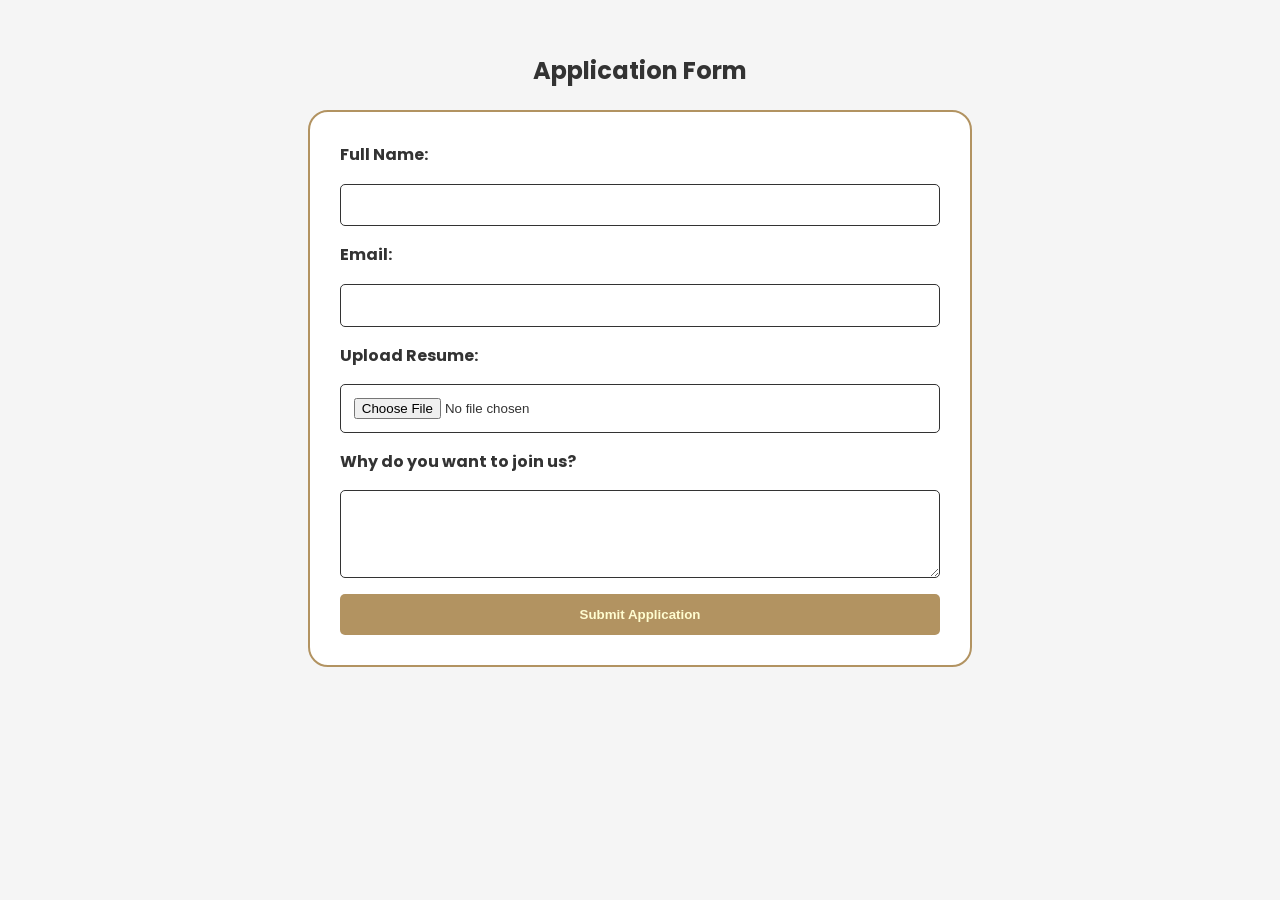
<file: about.html>
<!DOCTYPE html>
<html lang="en">

<head>
    <meta charset="UTF-8">
    <meta name="viewport" content="width=device-width, initial-scale=1.0">
    <title>Application Form</title>
    <link href="https://fonts.googleapis.com/css2?family=Poppins:wght@300;400;600&display=swap" rel="stylesheet">
    <link rel="stylesheet" href="CSS FILES/css_form.css">
</head>

<body>
    <section class="application-form">
        <h2>Application Form</h2>
        <form id="jobApplication">
            <label for="name">Full Name:</label>
            <input type="text" id="name" name="name" required>

            <label for="email">Email:</label>
            <input type="email" id="email" name="email" required>

            <label for="resume">Upload Resume:</label>
            <input type="file" id="resume" name="resume" required>

            <label for="message">Why do you want to join us?</label>
            <textarea id="message" name="message" rows="4" required></textarea>

            <button type="submit">Submit Application</button>
        </form>
    </section>
</body>

</html>
</file>
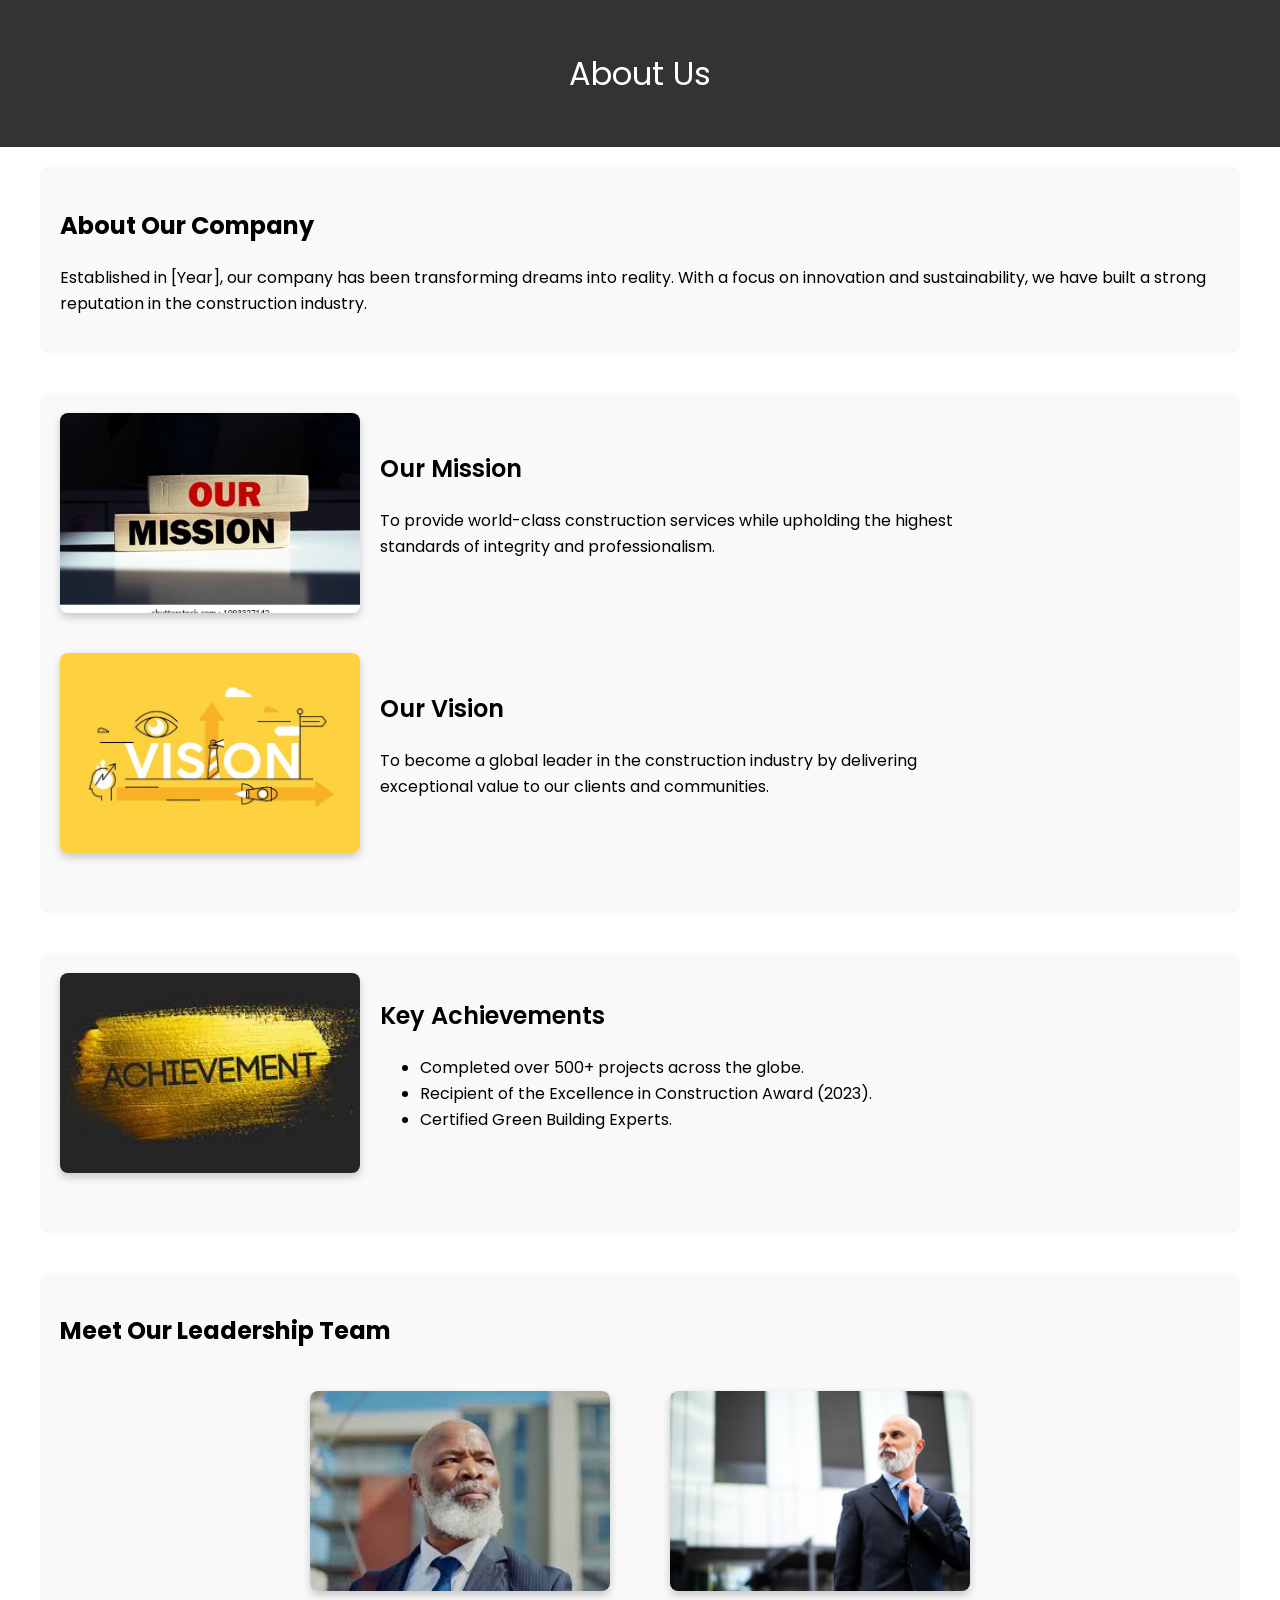
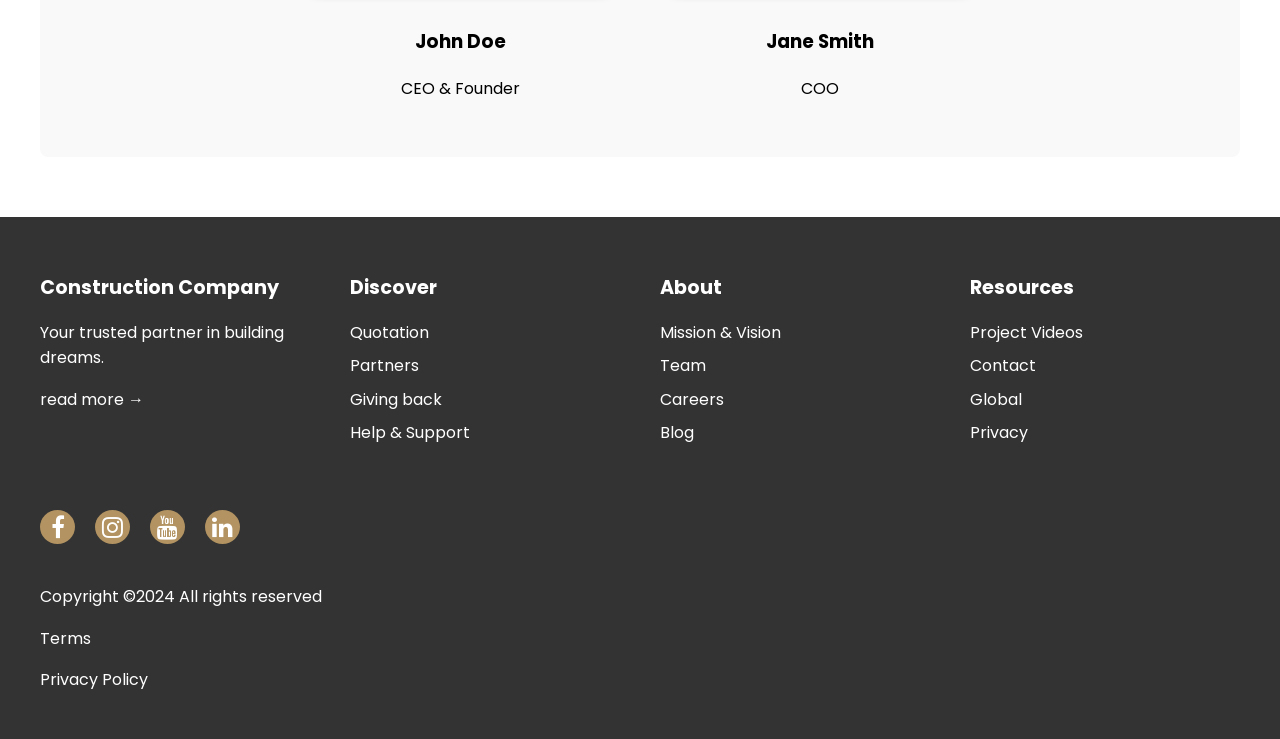
<file: about_intern.html>
<!DOCTYPE html>
<html lang="en">

<head>
    <meta charset="UTF-8">
    <meta name="viewport" content="width=device-width, initial-scale=1.0">
    <title>About Us - Construction Company</title>

    <!-- Google Fonts -->
    <link href="https://fonts.googleapis.com/css2?family=Poppins:wght@300;400;600&display=swap" rel="stylesheet">
    <link rel="stylesheet" href="https://cdnjs.cloudflare.com/ajax/libs/font-awesome/4.7.0/css/font-awesome.min.css">

    <style>
        /* General Styles */
        
        body {
            font-family: 'Poppins', sans-serif;
            margin: 0;
            padding: 0;
            line-height: 1.6;
            scroll-behavior: smooth;
            /* Smooth scrolling */
        }
        
        header {
            background: #333;
            color: #fff;
            padding: 1rem;
            text-align: center;
            font-size: xx-large;
        }
        
        main {
            padding: 20px;
            max-width: 1200px;
            margin: 0 auto;
        }
        
        section {
            margin-bottom: 40px;
            padding: 20px;
            border-radius: 8px;
            background: #f9f9f9;
            opacity: 100%;
            /* Initially hidden for animation */
            transform: translateY(50px);
            /* Start offscreen */
            transition: all 0.5s ease-in-out;
        }
        /* Animation Triggered by Scroll */
        
        section.visible {
            opacity: 1;
            transform: translateY(0);
        }
        
        .content {
            display: flex;
            align-items: center;
            margin-bottom: 40px;
        }
        
        .content-image,
        .profile img {
            width: 100%;
            /* Maintain aspect ratio */
            max-width: 300px;
            /* Limit the maximum width */
            height: 200px;
            /* Fixed height for consistency */
            object-fit: cover;
            /* Ensures the image fills the frame */
            border-radius: 8px;
            /* Add rounded corners */
            box-shadow: 0 4px 8px rgba(0, 0, 0, 0.2);
            transition: transform 0.3s ease-in-out;
        }
        
        .content-image:hover,
        .profile img:hover {
            transform: scale(1.05);
            /* Image scales on hover */
        }
        
        .content-text {
            max-width: 50%;
            margin-left: 20px;
        }
        
        .content h2 {
            margin-top: 0;
            font-weight: 600;
        }
        
        .profile {
            text-align: center;
            margin: 20px;
        }
        
        .profile img {
            margin-bottom: 10px;
            /* Add space between image and text */
        }
        
        footer {
            background-color: #333;
            color: #fff;
            padding: 30px 0;
        }
        
        .container {
            max-width: 1200px;
            margin: 0 auto;
            padding: 0 15px;
        }
        
        .footer-content {
            display: flex;
            justify-content: space-between;
            flex-wrap: wrap;
        }
        
        .footer-section {
            width: calc(100% / 4 - 30px);
            margin-bottom: 30px;
        }
        
        .footer-section ul li a:hover {
            color: #b29361;
        }
        
        .footer-title {
            font-size: 1.2rem;
            margin-bottom: 15px;
        }
        
        .footer-list {
            list-style: none;
            padding: 0;
        }
        
        .footer-list li {
            margin-bottom: 8px;
        }
        
        .footer-link {
            color: #fff;
            text-decoration: none;
            transition: color 0.3s ease;
        }
        
        .footer-link:hover {
            color: #b29361;
        }
        
        .footer-section a:hover {
            color: #b29361;
        }
        
        .footer-social {
            display: flex;
            justify-content: left;
            /* Center the social icons */
            margin-top: 2px;
            /* Add some space above the social icons */
        }
        
        .footer-social ul {
            display: flex;
            /* Use flexbox for horizontal alignment */
            padding: 0;
            /* Remove default padding */
            list-style: none;
            /* Remove default list style */
        }
        
        .footer-social li {
            margin-right: 20px;
            /* Space between icons */
        }
        
        .footer-social a {
            color: #fff;
            font-size: 1.5rem;
            transition: color 0.3s ease;
        }
        
        .fa {
            padding: 5px;
            font-size: 15px;
            width: 25px;
            text-align: center;
            text-decoration: none;
            border-radius: 50%;
        }
        
        .fa:hover {
            opacity: 0.7;
        }
        
        .fa-facebook {
            background: #b29361;
            color: white;
        }
        
        .fa-instagram {
            background: #b29361;
            color: white;
        }
        
        .fa-youtube {
            background: #b29361;
            color: white;
        }
        
        .fa-linkedin {
            background: #b29361;
            color: white;
        }
        
        @media (max-width: 768px) {
            .footer-section {
                width: 100%;
                margin-bottom: 20px;
            }
        }
        
        @media (max-width: 768px) {
            .content {
                flex-direction: column;
                text-align: center;
            }
            .content-image {
                max-width: 100%;
                margin: 0 0 20px;
            }
            .content-text {
                max-width: 100%;
            }
        }
    </style>
</head>

<body>
    <header>
        <p class="dropbtn">About Us</p>
    </header>
    <main>
        <section id="company-overview">
            <h1>About Our Company</h1>
            <p>Established in [Year], our company has been transforming dreams into reality. With a focus on innovation and sustainability, we have built a strong reputation in the construction industry.</p>
        </section>
        <section id="mission-vision">
            <div class="content">
                <img src="assets/Images/about1.jpg" alt="Mission" class="content-image">
                <div class="content-text">
                    <h2>Our Mission</h2>
                    <p>To provide world-class construction services while upholding the highest standards of integrity and professionalism.</p>
                </div>
            </div>
            <div class="content">
                <img src="assets/Images/about2.jpg" alt="Vision" class="content-image">
                <div class="content-text">
                    <h2>Our Vision</h2>
                    <p>To become a global leader in the construction industry by delivering exceptional value to our clients and communities.</p>
                </div>
            </div>
        </section>
        <section id="achievements">
            <div class="content">
                <img src="assets/Images/about3.jpg" alt="Achievements" class="content-image">
                <div class="content-text">
                    <h2>Key Achievements</h2>
                    <ul>
                        <li>Completed over 500+ projects across the globe.</li>
                        <li>Recipient of the Excellence in Construction Award (2023).</li>
                        <li>Certified Green Building Experts.</li>
                    </ul>
                </div>
            </div>
        </section>
        <section id="leadership">
            <h2>Meet Our Leadership Team</h2>
            <div style="display: flex; justify-content: center; gap: 20px; flex-wrap: wrap;">
                <div class="profile">
                    <img src="assets/Images/about4.jpg" alt="CEO">
                    <h3>John Doe</h3>
                    <p>CEO & Founder</p>
                </div>
                <div class="profile">
                    <img src="assets/Images/about5.jpg" alt="COO">
                    <h3>Jane Smith</h3>
                    <p>COO</p>
                </div>
            </div>
        </section>
    </main>
    <footer>
        <div class="container">
            <div class="footer-content">
                <div class="footer-section">
                    <h4 class="footer-title">Construction Company</h4>
                    <p>Your trusted partner in building dreams.</p>
                    <a class="footer-link" href="#">read more →</a>
                </div>
                <div class="footer-section">
                    <h4 class="footer-title">Discover</h4>
                    <ul class="footer-list">
                        <li><a class="footer-link" href="Qutation_intern.html">Quotation</a></li>
                        <li><a class="footer-link" href="#">Partners</a></li>
                        <li><a class="footer-link" href="#">Giving back</a></li>
                        <li><a class="footer-link" href="#">Help & Support</a></li>
                    </ul>
                </div>
                <div class="footer-section">
                    <h4 class="footer-title">About</h4>
                    <ul class="footer-list">
                        <li><a class="footer-link" href="about_intern.html">Mission & Vision</a></li>
                        <li><a class="footer-link" href="about_intern.html">Team</a></li>
                        <li><a class="footer-link" href="career_intern.html">Careers</a></li>
                        <li><a class="footer-link" href="blog_intern.html">Blog</a></li>
                    </ul>
                </div>
                <div class="footer-section">
                    <h4 class="footer-title">Resources</h4>
                    <ul class="footer-list">
                        <li><a class="footer-link" href="resource_intern.html">Project Videos</a></li>
                        <li><a class="footer-link" href="contact_intern.html">Contact</a></li>
                        <li><a class="footer-link" href="#">Global</a></li>
                        <li><a class="footer-link" href="#">Privacy</a></li>
                    </ul>
                </div>
            </div>
            <div class="footer-social">
                <ul class="footer-list">
                    <li>
                        <a href="#" class="fa fa-facebook"></a>
                    </li>
                    <li>
                        <a href="#" class="fa fa-instagram"></a>
                    </li>
                    <li>
                        <a href="#" class="fa fa-youtube"></a>
                    </li>
                    <li>
                        <a href="#" class="fa fa-linkedin"></a>
                    </li>
                </ul>
            </div>
            <p>Copyright ©2024 All rights reserved </p>
            <p><a class="footer-link" href="#">Terms</a></p>
            <p><a class="footer-link" href="#">Privacy Policy</a></p>
        </div>
    </footer>


    <!-- JavaScript for Animation -->
    <script>
        // Reveal sections on scroll
        const sections = document.querySelectorAll('section');

        const revealSection = () => {
            sections.forEach(section => {
                const sectionTop = section.getBoundingClientRect().top;
                const windowHeight = window.innerHeight;
                if (sectionTop < windowHeight - 100) {
                    section.classList.add('visible');
                }
            });
        };

        window.addEventListener('scroll', revealSection);
    </script>
</body>

</html>
</file>
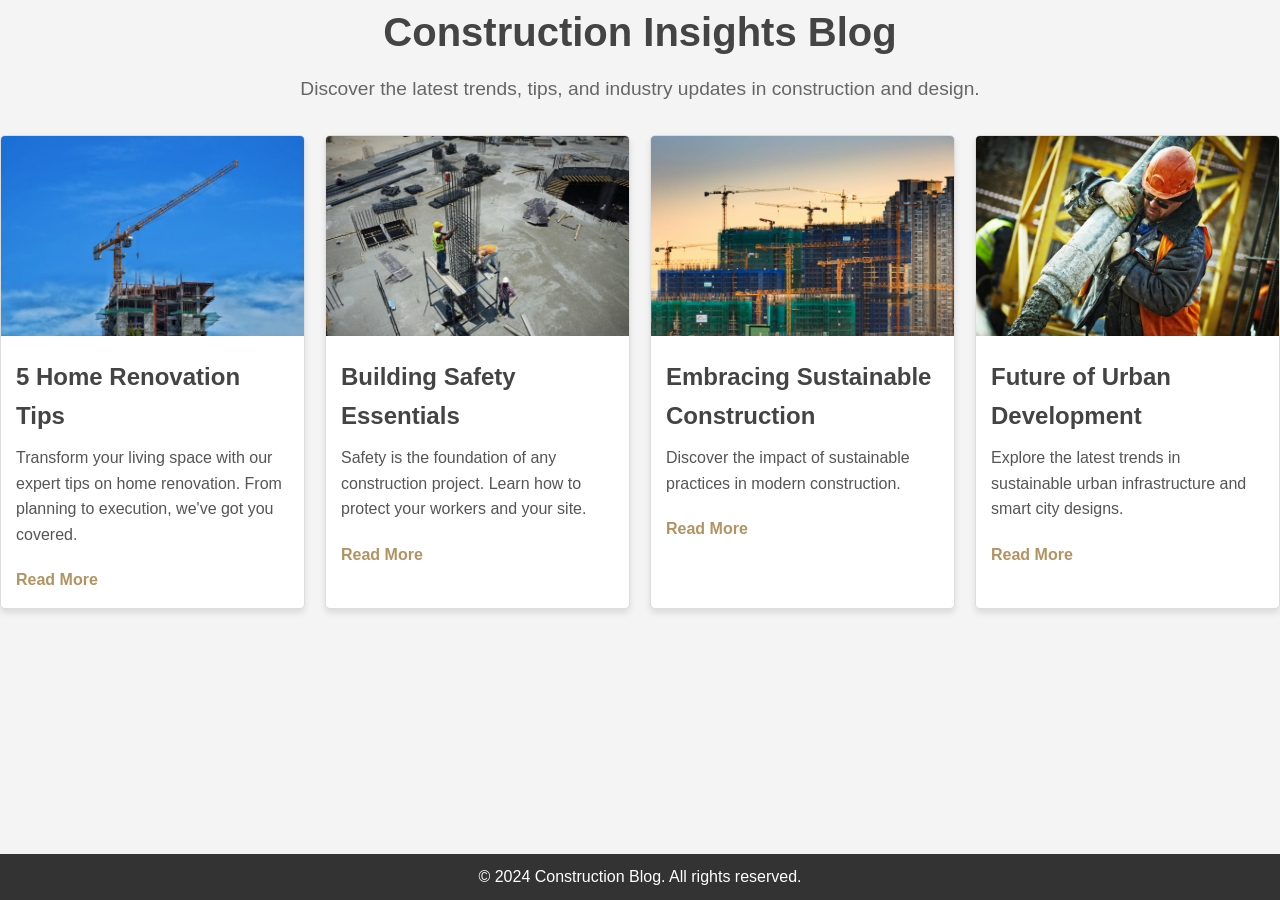
<file: blog.html>
<!DOCTYPE html>
<html lang="en">

<head>
    <meta charset="UTF-8">
    <meta name="viewport" content="width=device-width, initial-scale=1.0">
    <title>Construction Blog</title>
    <style>
        /* General Reset */
        
        * {
            margin: 0;
            padding: 0;
            box-sizing: border-box;
        }
        
        html,
        body {
            height: 100%;
        }
        
        body {
            font-family: Arial, sans-serif;
            line-height: 1.6;
            color: #333;
            background-color: #f4f4f4;
            display: flex;
            flex-direction: column;
        }
        
        h1,
        h2,
        h3 {
            color: #444;
        }
        
        header {
            text-align: center;
            margin-bottom: 30px;
        }
        
        header h1 {
            font-size: 2.5rem;
            margin-bottom: 10px;
        }
        
        header p {
            font-size: 1.2rem;
            color: #666;
        }
        /* Main Section */
        
        main {
            flex: 1;
        }
        /* Blog Section */
        
        .blog-posts {
            display: grid;
            grid-template-columns: repeat(auto-fit, minmax(300px, 1fr));
            gap: 20px;
        }
        
        .blog-post {
            background: #fff;
            border: 1px solid #ddd;
            border-radius: 5px;
            overflow: hidden;
            box-shadow: 0 4px 6px rgba(0, 0, 0, 0.1);
            transition: transform 0.3s ease, box-shadow 0.3s ease;
        }
        
        .blog-post:hover {
            transform: translateY(-5px);
            box-shadow: 0 6px 10px rgba(0, 0, 0, 0.15);
        }
        
        .blog-post img {
            width: 100%;
            height: 200px;
            object-fit: cover;
        }
        
        .blog-post-content {
            padding: 15px;
        }
        
        .blog-post-content h2 {
            font-size: 1.5rem;
            margin-bottom: 10px;
        }
        
        .blog-post-content p {
            margin-bottom: 10px;
            font-size: 1rem;
            color: #555;
        }
        
        .read-more {
            display: inline-block;
            margin-top: 10px;
            color: #b29361;
            text-decoration: none;
            font-weight: bold;
            transition: color 0.3s ease;
            cursor: pointer;
        }
        
        .read-more:hover {
            color: #b5a181;
        }
        
        .read-more-content {
            display: none;
            padding: 10px;
            background-color: #f9f9f9;
            border-top: 1px solid #ddd;
            margin-top: 10px;
            overflow: hidden;
        }
        
        .blog-post.expanded .read-more-content {
            display: block;
        }
        
        footer {
            text-align: center;
            padding: 10px 0;
            background: #333;
            color: #fff;
            margin-top: 20px;
        }
    </style>
</head>

<body>
    <header>
        <h1>Construction Insights Blog</h1>
        <p>Discover the latest trends, tips, and industry updates in construction and design.</p>
    </header>

    <main>
        <section class="blog-posts">
            <!-- Blog Post 1 -->
            <article class="blog-post">
                <img src="Images/blog4.jpg" alt="Home Renovation">
                <div class="blog-post-content">
                    <h2>5 Home Renovation Tips</h2>
                    <p>Transform your living space with our expert tips on home renovation. From planning to execution, we've got you covered.</p>
                    <a class="read-more">Read More</a>
                    <div class="read-more-content">
                        <p>Home renovations are exciting but require careful planning. Start with setting a clear budget to avoid overspending. Consider hiring experienced contractors who can guide you through the process. Focus on eco-friendly designs like
                            energy-efficient windows and insulation to save on utility bills. Don't forget to plan for unexpected expenses, and make sure to prioritize high-traffic areas like kitchens and bathrooms for maximum impact.</p>
                    </div>
                </div>
            </article>

            <!-- Blog Post 2 -->
            <article class="blog-post">
                <img src="Images/blog2.jpg" alt="Building Safety">
                <div class="blog-post-content">
                    <h2>Building Safety Essentials</h2>
                    <p>Safety is the foundation of any construction project. Learn how to protect your workers and your site.</p>
                    <a class="read-more">Read More</a>
                    <div class="read-more-content">
                        <p>Ensuring safety on a construction site is non-negotiable. Regularly inspect scaffolding and machinery for stability and functionality. Equip workers with personal protective gear such as helmets, gloves, and harnesses. Conduct
                            frequent safety training to keep everyone updated on the latest protocols. Implementing technology like wearable sensors can also monitor workers' health and prevent accidents. A safe site fosters productivity and confidence
                            among workers.</p>
                    </div>
                </div>
            </article>

            <!-- Blog Post 3 -->
            <article class="blog-post">
                <img src="Images/blog6.jpg" alt="Sustainable Design">
                <div class="blog-post-content">
                    <h2>Embracing Sustainable Construction</h2>
                    <p>Discover the impact of sustainable practices in modern construction.</p>
                    <a class="read-more">Read More</a>
                    <div class="read-more-content">
                        <p>Sustainability in construction focuses on using resources efficiently to minimize environmental impact. From solar panels to recycled materials, green building techniques are more accessible than ever. Adopting these practices
                            not only reduces carbon footprints but also lowers long-term costs, proving beneficial for homeowners and developers alike.</p>
                    </div>
                </div>
            </article>

            <!-- Blog Post 4 -->
            <article class="blog-post">
                <img src="Images/blog7.jpg" alt="Urban Development">
                <div class="blog-post-content">
                    <h2>Future of Urban Development</h2>
                    <p>Explore the latest trends in sustainable urban infrastructure and smart city designs.</p>
                    <a class="read-more">Read More</a>
                    <div class="read-more-content">
                        <p>Urban development is rapidly evolving with innovative technologies and environmentally conscious designs. Cities are embracing smart technologies like IoT and AI to enhance infrastructure efficiency. Vertical gardens, urban farming,
                            and renewable energy systems are becoming cornerstones of modern city planning, creating sustainable, resilient communities.</p>
                    </div>
                </div>
            </article>
        </section>
    </main>

    <footer>
        <p>&copy; 2024 Construction Blog. All rights reserved.</p>
    </footer>

    <script>
        document.addEventListener('DOMContentLoaded', function() {
            const readMoreLinks = document.querySelectorAll('.read-more');

            readMoreLinks.forEach(link => {
                link.addEventListener('click', function() {
                    const parentPost = this.closest('.blog-post');
                    const content = parentPost.querySelector('.read-more-content');

                    // Toggle visibility of the current blog post's content
                    if (content.style.display === 'block') {
                        content.style.display = 'none';
                        this.textContent = 'Read More';
                    } else {
                        content.style.display = 'block';
                        this.textContent = 'Read Less';
                    }
                });
            });
        });
    </script>
</body>

</html>
</file>
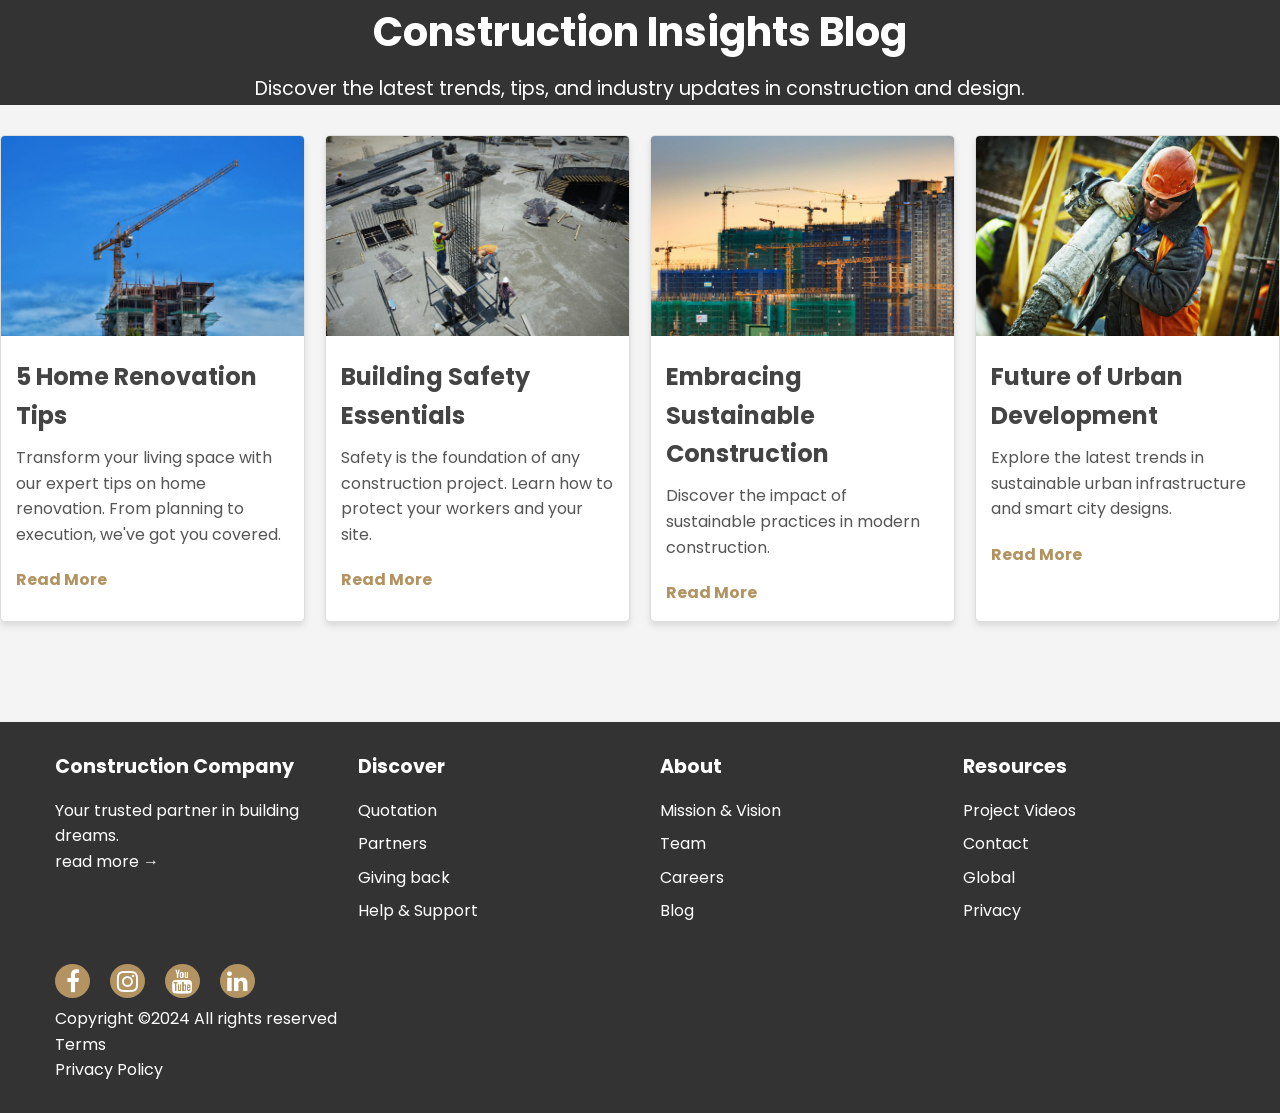
<file: blog_intern.html>
<!DOCTYPE html>
<html lang="en">

<head>
    <meta charset="UTF-8">
    <meta name="viewport" content="width=device-width, initial-scale=1.0">
    <title>Construction Blog</title>
    <link href="https://fonts.googleapis.com/css2?family=Poppins:wght@400;500;600;700&display=swap" rel="stylesheet">
    <link rel="stylesheet" href="https://cdnjs.cloudflare.com/ajax/libs/font-awesome/4.7.0/css/font-awesome.min.css">
    <style>
        /* General Reset */
        
        * {
            margin: 0;
            padding: 0;
            box-sizing: border-box;
        }
        
        html,
        body {
            height: 100%;
        }
        
        body {
            font-family: 'Poppins', sans-serif;
            line-height: 1.6;
            color: #333;
            background-color: #f4f4f4;
            display: flex;
            flex-direction: column;
        }
        
        h1,
        h2,
        h3 {
            color: #444;
        }
        
        header {
            text-align: center;
            margin-bottom: 30px;
            background-color: #333;
            color: #fff;
        }
        
        header h1 {
            font-size: 2.5rem;
            margin-bottom: 10px;
            color: #fff;
        }
        
        header p {
            font-size: 1.2rem;
            color: #fff;
        }
        /* Main Section */
        
        main {
            flex: 1;
        }
        /* Blog Section */
        
        .blog-posts {
            display: grid;
            grid-template-columns: repeat(auto-fit, minmax(300px, 1fr));
            gap: 20px;
        }
        
        .blog-post {
            background: #fff;
            border: 1px solid #ddd;
            border-radius: 5px;
            overflow: hidden;
            box-shadow: 0 4px 6px rgba(0, 0, 0, 0.1);
            transition: transform 0.3s ease, box-shadow 0.3s ease;
        }
        
        .blog-post:hover {
            transform: translateY(-5px);
            box-shadow: 0 6px 10px rgba(0, 0, 0, 0.15);
        }
        
        .blog-post img {
            width: 100%;
            height: 200px;
            object-fit: cover;
        }
        
        .blog-post-content {
            padding: 15px;
        }
        
        .blog-post-content h2 {
            font-size: 1.5rem;
            margin-bottom: 10px;
        }
        
        .blog-post-content p {
            margin-bottom: 10px;
            font-size: 1rem;
            color: #555;
        }
        
        .read-more {
            display: inline-block;
            margin-top: 10px;
            color: #b29361;
            text-decoration: none;
            font-weight: bold;
            transition: color 0.3s ease;
            cursor: pointer;
        }
        
        .read-more:hover {
            color: #b5a181;
        }
        
        .read-more-content {
            display: none;
            padding: 10px;
            background-color: #f9f9f9;
            border-top: 1px solid #ddd;
            margin-top: 10px;
            overflow: hidden;
        }
        
        .blog-post.expanded .read-more-content {
            display: block;
        }
        
        footer {
            background-color: #333;
            color: #fff;
            padding: 30px 0;
            margin-top: 100px;
        }
        
        .container {
            max-width: 1200px;
            margin: 0 auto;
            padding: 0 15px;
        }
        
        .footer-content {
            display: flex;
            justify-content: space-between;
            flex-wrap: wrap;
        }
        
        .footer-section {
            width: calc(100% / 4 - 30px);
            margin-bottom: 30px;
        }
        
        .footer-section ul li a:hover {
            color: #b29361;
        }
        
        .footer-title {
            font-size: 1.2rem;
            margin-bottom: 15px;
        }
        
        .footer-list {
            list-style: none;
            padding: 0;
        }
        
        .footer-list li {
            margin-bottom: 8px;
        }
        
        .footer-link {
            color: #fff;
            text-decoration: none;
            transition: color 0.3s ease;
        }
        
        .footer-link:hover {
            color: #b29361;
        }
        
        .footer-section a:hover {
            color: #b29361;
        }
        
        .footer-social {
            display: flex;
            justify-content: left;
            /* Center the social icons */
            margin-top: 2px;
            /* Add some space above the social icons */
        }
        
        .footer-social ul {
            display: flex;
            /* Use flexbox for horizontal alignment */
            padding: 0;
            /* Remove default padding */
            list-style: none;
            /* Remove default list style */
        }
        
        .footer-social li {
            margin-right: 20px;
            /* Space between icons */
        }
        
        .footer-social a {
            color: #fff;
            font-size: 1.5rem;
            transition: color 0.3s ease;
        }
        
        .fa {
            padding: 5px;
            font-size: 15px;
            width: 35px;
            text-align: center;
            text-decoration: none;
            border-radius: 80%;
        }
        
        .fa:hover {
            opacity: 0.7;
        }
        
        .fa-facebook {
            background: #b29361;
            color: white;
        }
        
        .fa-instagram {
            background: #b29361;
            color: white;
        }
        
        .fa-youtube {
            background: #b29361;
            color: white;
        }
        
        .fa-linkedin {
            background: #b29361;
            color: white;
        }
        
        @media (max-width: 768px) {
            .footer-section {
                width: 100%;
                margin-bottom: 20px;
            }
        }
    </style>
</head>

<body>
    <header>
        <h1>Construction Insights Blog</h1>
        <p>Discover the latest trends, tips, and industry updates in construction and design.</p>
    </header>

    <main>
        <section class="blog-posts">
            <!-- Blog Post 1 -->
            <article class="blog-post">
                <img src="assets/Images/blog4.jpg" alt="Home Renovation">
                <div class="blog-post-content">
                    <h2>5 Home Renovation Tips</h2>
                    <p>Transform your living space with our expert tips on home renovation. From planning to execution, we've got you covered.</p>
                    <a class="read-more">Read More</a>
                    <div class="read-more-content">
                        <p>Home renovations are exciting but require careful planning. Start with setting a clear budget to avoid overspending. Consider hiring experienced contractors who can guide you through the process. Focus on eco-friendly designs like
                            energy-efficient windows and insulation to save on utility bills. Don't forget to plan for unexpected expenses, and make sure to prioritize high-traffic areas like kitchens and bathrooms for maximum impact.</p>
                    </div>
                </div>
            </article>

            <!-- Blog Post 2 -->
            <article class="blog-post">
                <img src="assets/Images/blog2.jpg" alt="Building Safety">
                <div class="blog-post-content">
                    <h2>Building Safety Essentials</h2>
                    <p>Safety is the foundation of any construction project. Learn how to protect your workers and your site.</p>
                    <a class="read-more">Read More</a>
                    <div class="read-more-content">
                        <p>Ensuring safety on a construction site is non-negotiable. Regularly inspect scaffolding and machinery for stability and functionality. Equip workers with personal protective gear such as helmets, gloves, and harnesses. Conduct
                            frequent safety training to keep everyone updated on the latest protocols. Implementing technology like wearable sensors can also monitor workers' health and prevent accidents. A safe site fosters productivity and confidence
                            among workers.</p>
                    </div>
                </div>
            </article>

            <!-- Blog Post 3 -->
            <article class="blog-post">
                <img src="assets/Images/blog6.jpg" alt="Sustainable Design">
                <div class="blog-post-content">
                    <h2>Embracing Sustainable Construction</h2>
                    <p>Discover the impact of sustainable practices in modern construction.</p>
                    <a class="read-more">Read More</a>
                    <div class="read-more-content">
                        <p>Sustainability in construction focuses on using resources efficiently to minimize environmental impact. From solar panels to recycled materials, green building techniques are more accessible than ever. Adopting these practices
                            not only reduces carbon footprints but also lowers long-term costs, proving beneficial for homeowners and developers alike.</p>
                    </div>
                </div>
            </article>

            <!-- Blog Post 4 -->
            <article class="blog-post">
                <img src="assets/Images/blog7.jpg" alt="Urban Development">
                <div class="blog-post-content">
                    <h2>Future of Urban Development</h2>
                    <p>Explore the latest trends in sustainable urban infrastructure and smart city designs.</p>
                    <a class="read-more">Read More</a>
                    <div class="read-more-content">
                        <p>Urban development is rapidly evolving with innovative technologies and environmentally conscious designs. Cities are embracing smart technologies like IoT and AI to enhance infrastructure efficiency. Vertical gardens, urban farming,
                            and renewable energy systems are becoming cornerstones of modern city planning, creating sustainable, resilient communities.</p>
                    </div>
                </div>
            </article>
        </section>
    </main>

    <footer>
        <div class="container">
            <div class="footer-content">
                <div class="footer-section">
                    <h4 class="footer-title">Construction Company</h4>
                    <p>Your trusted partner in building dreams.</p>
                    <a class="footer-link" href="#">read more →</a>
                </div>
                <div class="footer-section">
                    <h4 class="footer-title">Discover</h4>
                    <ul class="footer-list">
                        <li><a class="footer-link" href="Qutation_intern.html">Quotation</a></li>
                        <li><a class="footer-link" href="#">Partners</a></li>
                        <li><a class="footer-link" href="#">Giving back</a></li>
                        <li><a class="footer-link" href="#">Help & Support</a></li>
                    </ul>
                </div>
                <div class="footer-section">
                    <h4 class="footer-title">About</h4>
                    <ul class="footer-list">
                        <li><a class="footer-link" href="about_intern.html">Mission & Vision</a></li>
                        <li><a class="footer-link" href="about_intern.html">Team</a></li>
                        <li><a class="footer-link" href="career_intern.html">Careers</a></li>
                        <li><a class="footer-link" href="blog_intern.html">Blog</a></li>
                    </ul>
                </div>
                <div class="footer-section">
                    <h4 class="footer-title">Resources</h4>
                    <ul class="footer-list">
                        <li><a class="footer-link" href="resource_intern.html">Project Videos</a></li>
                        <li><a class="footer-link" href="contact_intern.html">Contact</a></li>
                        <li><a class="footer-link" href="#">Global</a></li>
                        <li><a class="footer-link" href="#">Privacy</a></li>
                    </ul>
                </div>
            </div>
            <div class="footer-social">
                <ul class="footer-list">
                    <li>
                        <a href="#" class="fa fa-facebook"></a>
                    </li>
                    <li>
                        <a href="#" class="fa fa-instagram"></a>
                    </li>
                    <li>
                        <a href="#" class="fa fa-youtube"></a>
                    </li>
                    <li>
                        <a href="#" class="fa fa-linkedin"></a>
                    </li>
                </ul>
            </div>
            <p>Copyright ©2024 All rights reserved </p>
            <p><a class="footer-link" href="#">Terms</a></p>
            <p><a class="footer-link" href="#">Privacy Policy</a></p>
        </div>
    </footer>


    <script>
        document.addEventListener('DOMContentLoaded', function() {
            const readMoreLinks = document.querySelectorAll('.read-more');

            readMoreLinks.forEach(link => {
                link.addEventListener('click', function() {
                    const parentPost = this.closest('.blog-post');
                    const content = parentPost.querySelector('.read-more-content');

                    // Toggle visibility of the current blog post's content
                    if (content.style.display === 'block') {
                        content.style.display = 'none';
                        this.textContent = 'Read More';
                    } else {
                        content.style.display = 'block';
                        this.textContent = 'Read Less';
                    }
                });
            });
        });
    </script>
</body>

</html>
</file>
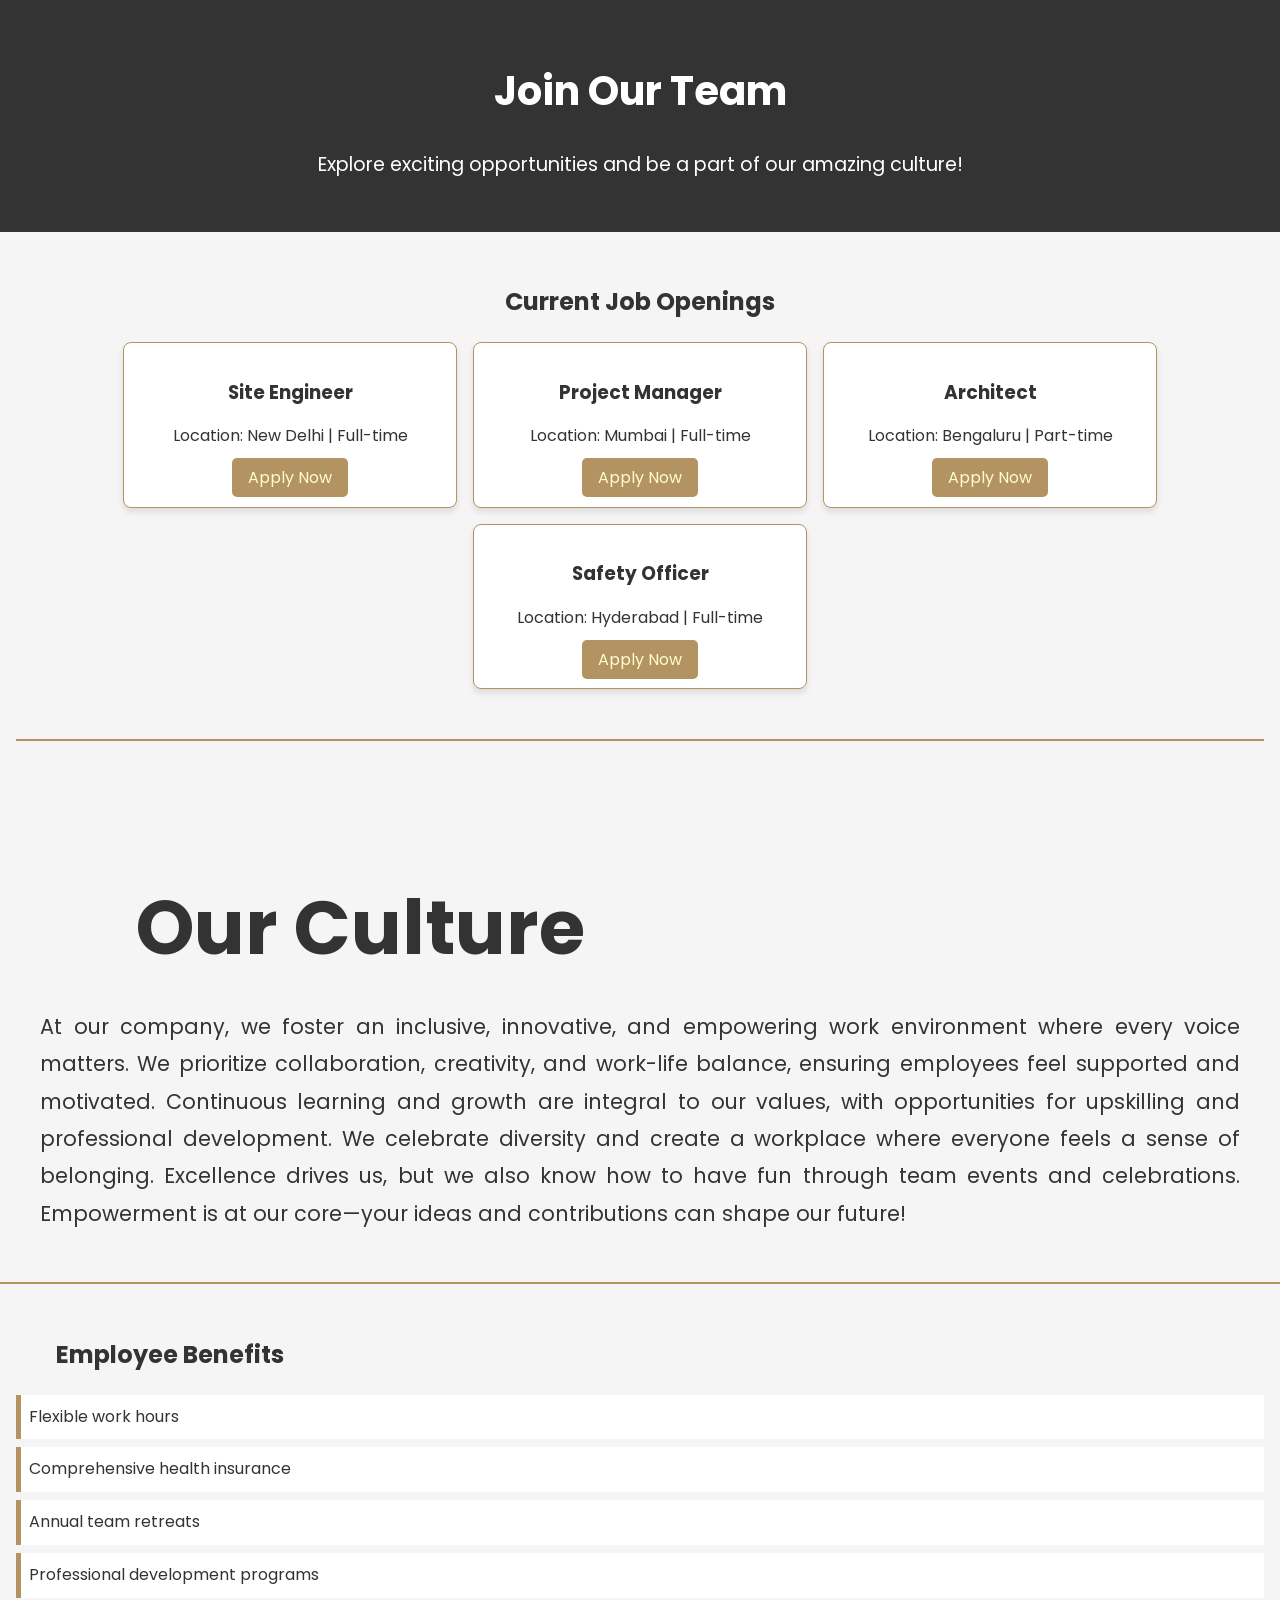
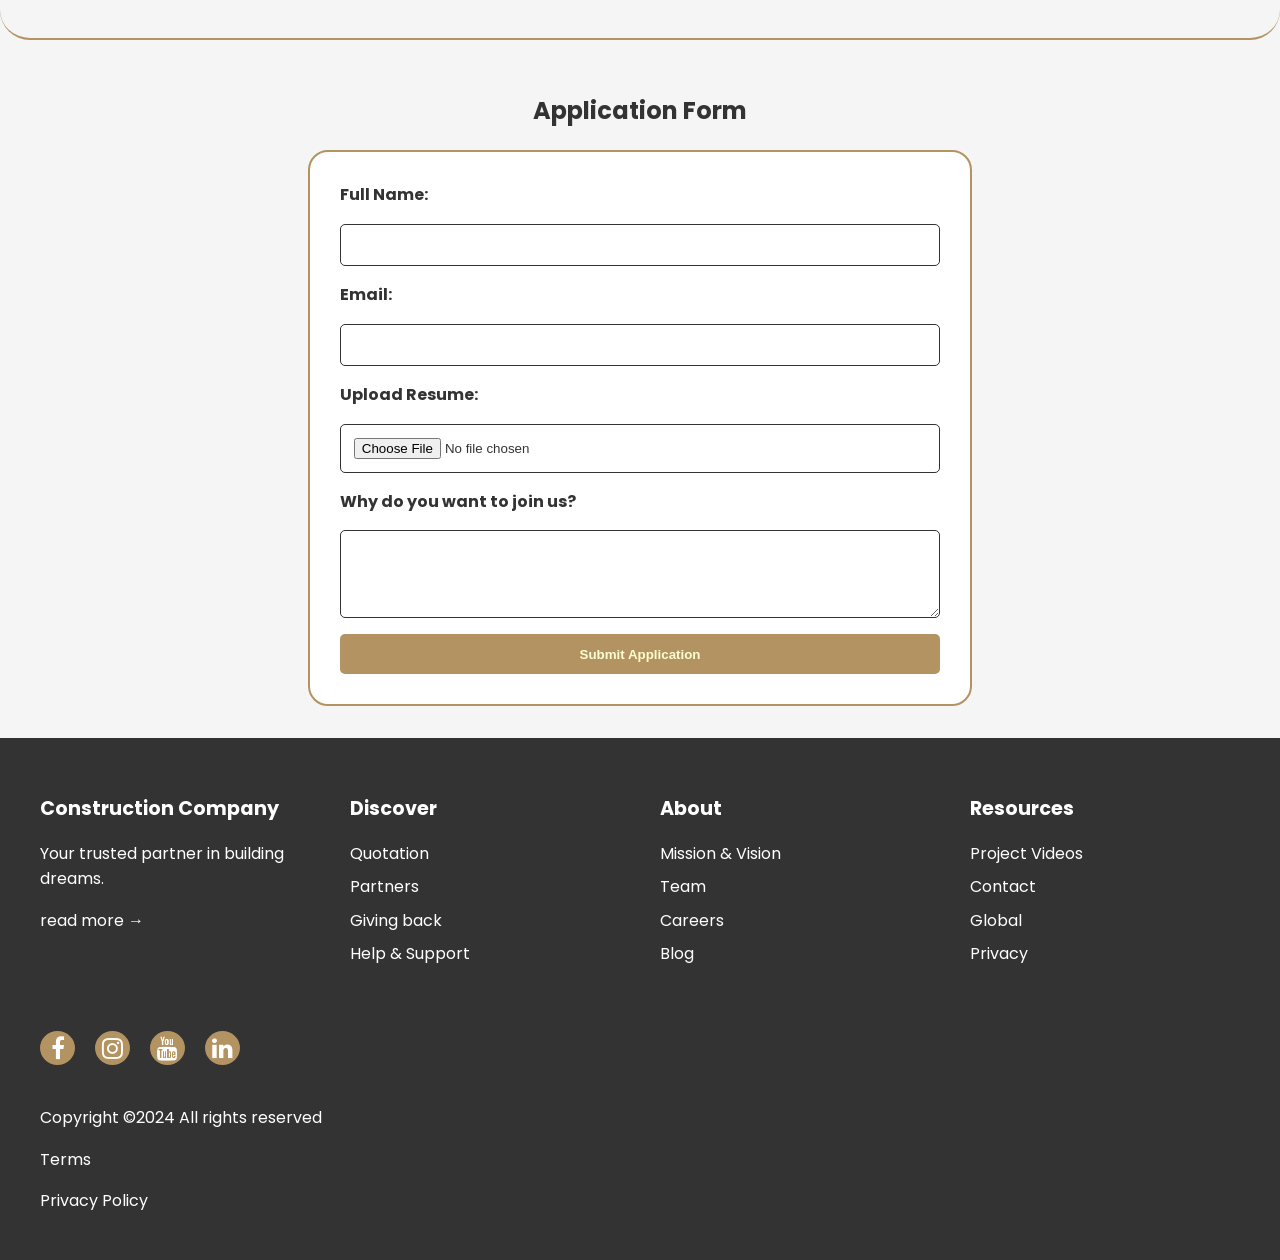
<file: career_intern.html>
<!DOCTYPE html>
<html lang="en">

<head>
    <meta charset="UTF-8">
    <meta name="viewport" content="width=device-width, initial-scale=1.0">
    <title>Career Page</title>
    <link href="https://fonts.googleapis.com/css2?family=Poppins:wght@300;400;600&display=swap" rel="stylesheet">
    <link rel="stylesheet" href="https://cdnjs.cloudflare.com/ajax/libs/font-awesome/4.7.0/css/font-awesome.min.css">
    <link rel="stylesheet" href="/assets/CSS FILES/career_CSS.css">
</head>

<body>
    <header class="header">
        <h1>Join Our Team</h1>
        <p>Explore exciting opportunities and be a part of our amazing culture!</p>
    </header>

    <section class="job-openings">
        <h2>Current Job Openings</h2>
        <div class="job-list">
            <div class="job">
                <h3>Site Engineer</h3>
                <p>Location: New Delhi | Full-time</p>
                <a href="Form_intern.html" class="apply-btn">Apply Now</a>
            </div>
            <div class="job">
                <h3>Project Manager</h3>
                <p>Location: Mumbai | Full-time</p>
                <a href="Form_intern.html" class="apply-btn">Apply Now</a>
            </div>
            <div class="job">
                <h3>Architect</h3>
                <p>Location: Bengaluru | Part-time</p>
                <a href="Form_intern.html" class="apply-btn">Apply Now</a>
            </div>
            <div class="job">
                <h3>Safety Officer</h3>
                <p>Location: Hyderabad | Full-time</p>
                <a href="Form_intern.html" class="apply-btn">Apply Now</a>
            </div>
        </div>
    </section>

    <section class="culture">
        <h2>Our Culture</h2>
        <p>At our company, we foster an inclusive, innovative, and empowering work environment where every voice matters. We prioritize collaboration, creativity, and work-life balance, ensuring employees feel supported and motivated. Continuous learning
            and growth are integral to our values, with opportunities for upskilling and professional development. We celebrate diversity and create a workplace where everyone feels a sense of belonging. Excellence drives us, but we also know how to have
            fun through team events and celebrations. Empowerment is at our core—your ideas and contributions can shape our future!</p>
    </section>

    <section class="benefits">
        <h2>Employee Benefits</h2>
        <ul>
            <li>Flexible work hours</li>
            <li>Comprehensive health insurance</li>
            <li>Annual team retreats</li>
            <li>Professional development programs</li>
        </ul>
    </section>

    <section class="application-form">
        <h2>Application Form</h2>
        <form id="jobApplication">
            <label for="name">Full Name:</label>
            <input type="text" id="name" name="name" required>

            <label for="email">Email:</label>
            <input type="email" id="email" name="email" required>

            <label for="resume">Upload Resume:</label>
            <input type="file" id="resume" name="resume" required>

            <label for="message">Why do you want to join us?</label>
            <textarea id="message" name="message" rows="4" required></textarea>

            <button type="submit">Submit Application</button>
        </form>
    </section>

    <footer>
        <div class="container">
            <div class="footer-content">
                <div class="footer-section">
                    <h4 class="footer-title">Construction Company</h4>
                    <p>Your trusted partner in building dreams.</p>
                    <a class="footer-link" href="#">read more →</a>
                </div>
                <div class="footer-section">
                    <h4 class="footer-title">Discover</h4>
                    <ul class="footer-list">
                        <li><a class="footer-link" href="Qutation_intern.html">Quotation</a></li>
                        <li><a class="footer-link" href="#">Partners</a></li>
                        <li><a class="footer-link" href="#">Giving back</a></li>
                        <li><a class="footer-link" href="#">Help & Support</a></li>
                    </ul>
                </div>
                <div class="footer-section">
                    <h4 class="footer-title">About</h4>
                    <ul class="footer-list">
                        <li><a class="footer-link" href="about_intern.html">Mission & Vision</a></li>
                        <li><a class="footer-link" href="about_intern.html">Team</a></li>
                        <li><a class="footer-link" href="career_intern.html">Careers</a></li>
                        <li><a class="footer-link" href="blog_intern.html">Blog</a></li>
                    </ul>
                </div>
                <div class="footer-section">
                    <h4 class="footer-title">Resources</h4>
                    <ul class="footer-list">
                        <li><a class="footer-link" href="resource_intern.html">Project Videos</a></li>
                        <li><a class="footer-link" href="contact_intern.html">Contact</a></li>
                        <li><a class="footer-link" href="#">Global</a></li>
                        <li><a class="footer-link" href="#">Privacy</a></li>
                    </ul>
                </div>
            </div>
            <div class="footer-social">
                <ul class="footer-list">
                    <li>
                        <a href="#" class="fa fa-facebook"></a>
                    </li>
                    <li>
                        <a href="#" class="fa fa-instagram"></a>
                    </li>
                    <li>
                        <a href="#" class="fa fa-youtube"></a>
                    </li>
                    <li>
                        <a href="#" class="fa fa-linkedin"></a>
                    </li>
                </ul>
            </div>
            <p>Copyright ©2024 All rights reserved </p>
            <p><a class="footer-link" href="#">Terms</a></p>
            <p><a class="footer-link" href="#">Privacy Policy</a></p>
        </div>
    </footer>
</body>

</html>
</file>
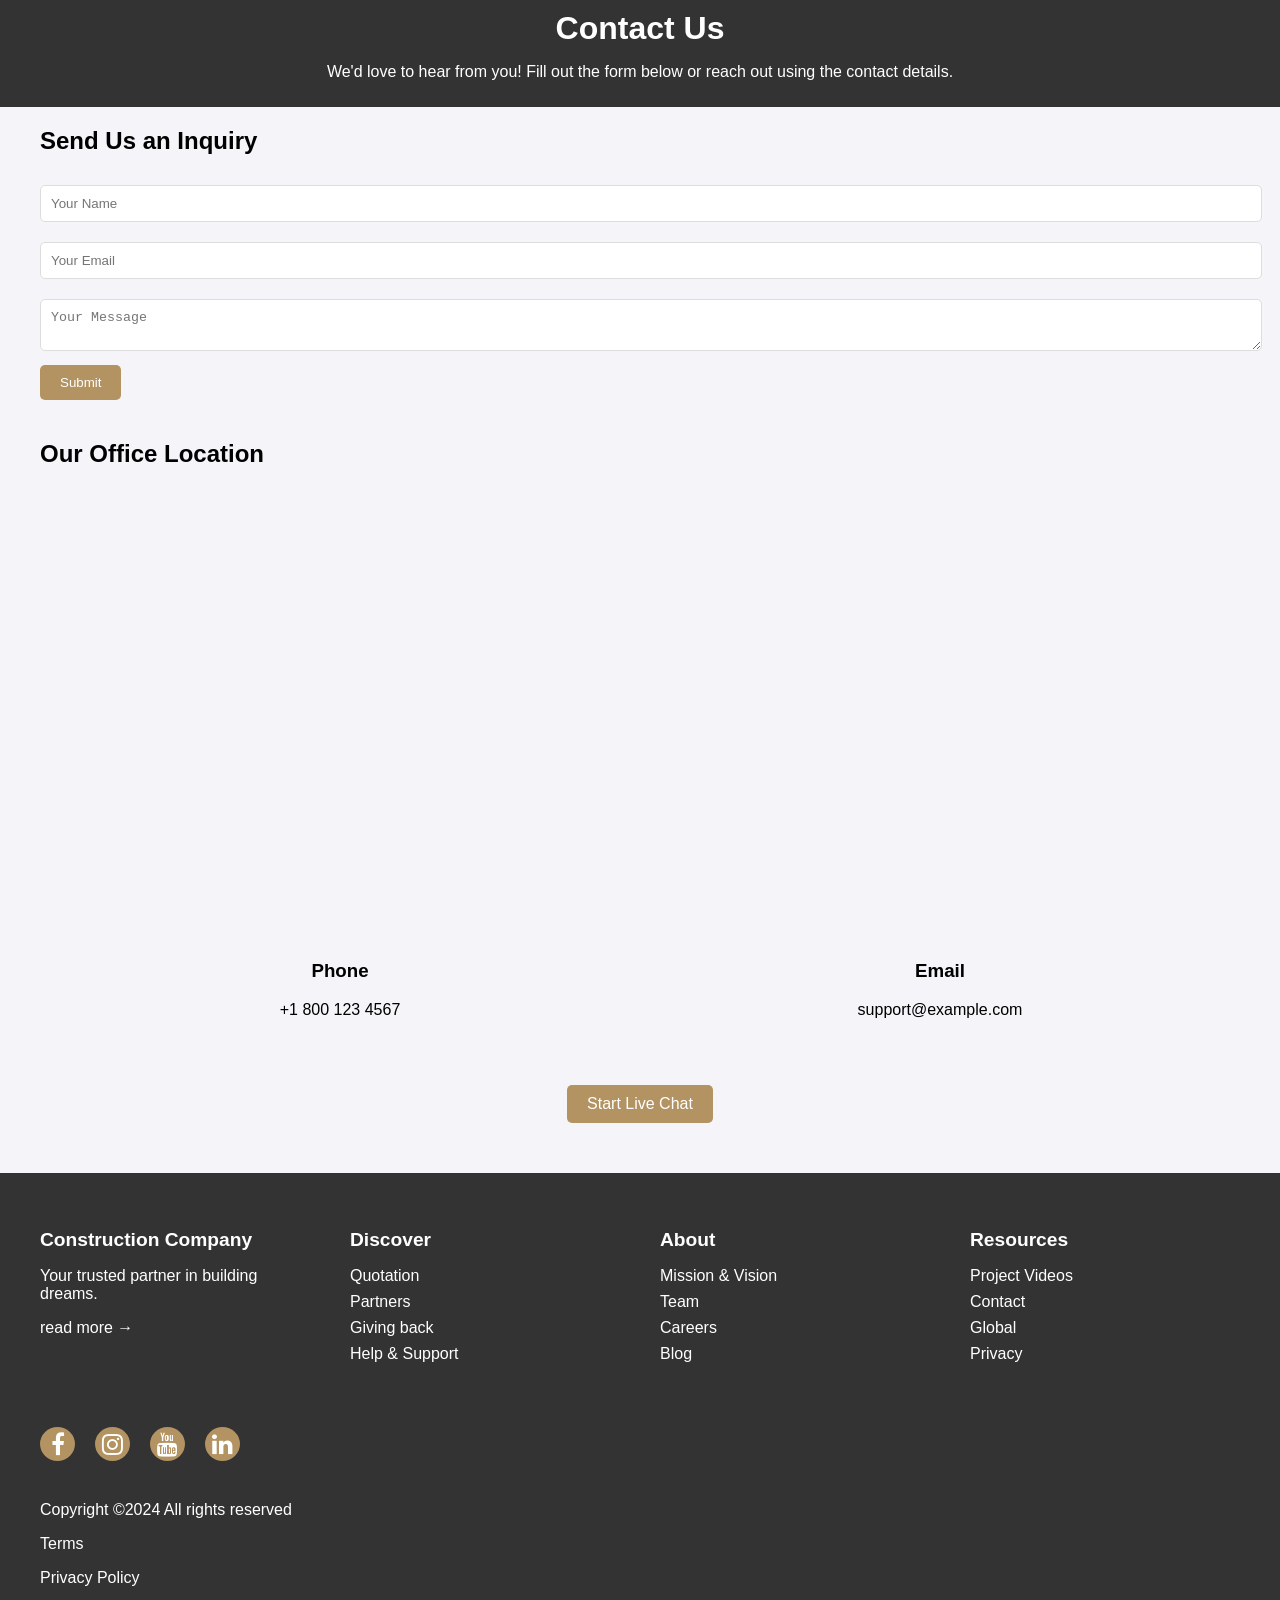
<file: contact_intern.html>
<!DOCTYPE html>
<html lang="en">

<head>
    <meta charset="UTF-8">
    <meta name="viewport" content="width=device-width, initial-scale=1.0">
    <link rel="stylesheet" href="https://cdnjs.cloudflare.com/ajax/libs/font-awesome/4.7.0/css/font-awesome.min.css">
    <title>Contact Us</title>
    <style>
        body {
            font-family: Arial, sans-serif;
            background-color: #f4f4f9;
            margin: 0;
            /* Remove default margin */
            padding: 0;
            /* Remove default padding */
        }
        
        .container {
            max-width: 1200px;
            margin: 0 auto;
            padding: 20px;
        }
        
        header {
            text-align: center;
            background-color: #333;
            color: #fff;
            padding: 10px 0;
            /* Add padding for spacing inside the header */
            margin: 0;
            /* Ensure no margin above the header */
        }
        
        h1 {
            color: #ffffff;
            margin: 0;
            /* Remove margin from h1 */
        }
        
        .contact-form,
        .contact-details,
        .map-section {
            margin-bottom: 40px;
        }
        
        .contact-form input,
        .contact-form textarea {
            width: 100%;
            padding: 10px;
            margin: 10px 0;
            border: 1px solid #ddd;
            border-radius: 5px;
        }
        
        .contact-form button {
            padding: 10px 20px;
            background-color: #b29361;
            color: white;
            border: none;
            border-radius: 5px;
            cursor: pointer;
        }
        
        .contact-form button:hover {
            background-color: #c08e3d;
        }
        
        .contact-details {
            display: flex;
            justify-content: space-around;
            text-align: center;
        }
        
        .contact-details div {
            flex: 1;
            margin: 10px;
        }
        
        iframe {
            width: 100%;
            height: 400px;
            border: 0;
            border-radius: 5px;
        }
        
        .live-chat {
            display: flex;
            justify-content: center;
            margin-top: 20px;
        }
        
        .live-chat a {
            padding: 10px 20px;
            background-color: #b29361;
            color: white;
            text-decoration: none;
            border-radius: 5px;
        }
        
        .live-chat a:hover {
            background-color: #c08e3d;
        }
        
        footer {
            background-color: #333;
            color: #fff;
            padding: 30px 0;
            margin-top: 50px;
        }
        
        .container {
            max-width: 1200px;
            margin: 0 auto;
            padding: 0 15px;
        }
        
        .footer-content {
            display: flex;
            justify-content: space-between;
            flex-wrap: wrap;
        }
        
        .footer-section {
            width: calc(100% / 4 - 30px);
            margin-bottom: 30px;
        }
        
        .footer-section ul li a:hover {
            color: #b29361;
        }
        
        .footer-title {
            font-size: 1.2rem;
            margin-bottom: 15px;
        }
        
        .footer-list {
            list-style: none;
            padding: 0;
        }
        
        .footer-list li {
            margin-bottom: 8px;
        }
        
        .footer-link {
            color: #fff;
            text-decoration: none;
            transition: color 0.3s ease;
        }
        
        .footer-link:hover {
            color: #b29361;
        }
        
        .footer-section a:hover {
            color: #b29361;
        }
        
        .footer-social {
            display: flex;
            justify-content: left;
            /* Center the social icons */
            margin-top: 2px;
            /* Add some space above the social icons */
        }
        
        .footer-social ul {
            display: flex;
            /* Use flexbox for horizontal alignment */
            padding: 0;
            /* Remove default padding */
            list-style: none;
            /* Remove default list style */
        }
        
        .footer-social li {
            margin-right: 20px;
            /* Space between icons */
        }
        
        .footer-social a {
            color: #fff;
            font-size: 1.5rem;
            transition: color 0.3s ease;
        }
        
        .fa {
            padding: 5px;
            font-size: 15px;
            width: 25px;
            text-align: center;
            text-decoration: none;
            border-radius: 50%;
        }
        
        .fa:hover {
            opacity: 0.7;
        }
        
        .fa-facebook {
            background: #b29361;
            color: white;
        }
        
        .fa-instagram {
            background: #b29361;
            color: white;
        }
        
        .fa-youtube {
            background: #b29361;
            color: white;
        }
        
        .fa-linkedin {
            background: #b29361;
            color: white;
        }
        
        @media (max-width: 768px) {
            .footer-section {
                width: 100%;
                margin-bottom: 20px;
            }
        }
    </style>
</head>

<body>
    <header>
        <h1>Contact Us</h1>
        <p>We'd love to hear from you! Fill out the form below or reach out using the contact details.</p>
    </header>
    <div class="container">

        <!-- Contact Form -->
        <section class="contact-form">
            <h2>Send Us an Inquiry</h2>
            <form id="contactForm">
                <input type="text" id="name" name="name" placeholder="Your Name" required>
                <input type="email" id="email" name="email" placeholder="Your Email" required>
                <textarea id="message" name="message" placeholder="Your Message" required></textarea>
                <button type="submit">Submit</button>
            </form>
            <div id="formMessage" style="color: red; display: none;">Please fill out all fields correctly.</div>
        </section>

        <!-- Google Map -->
        <section class="map-section">
            <h2>Our Office Location</h2>
            <iframe src="https://www.google.com/maps/embed?pb=!1m18!1m12!1m3!1d3153.6938595309535!2d144.95592531531502!3d-37.8172097797518!2m3!1f0!2f0!3f0!3m2!1i1024!2i768!4f13.1!3m3!1m2!1s0x6ad65d457c6e9f97%3A0x509b029d730e4f6!2sMelbourne%20City%2C%20Victoria%2C%20Australia!5e0!3m2!1sen!2sus!4v1595900286515!5m2!1sen!2sus"
                frameborder="0" allowfullscreen="true" aria-hidden="false" tabindex="0"></iframe>
        </section>

        <!-- Contact Details -->
        <section class="contact-details">
            <div>
                <h3>Phone</h3>
                <p>+1 800 123 4567</p>
            </div>
            <div>
                <h3>Email</h3>
                <p>support@example.com</p>
            </div>
        </section>

        <!-- Live Chat -->
        <section class="live-chat">
            <a href="https://example.com/livechat" target="_blank">Start Live Chat</a>
        </section>
    </div>
    <footer>
        <div class="container">
            <div class="footer-content">
                <div class="footer-section">
                    <h4 class="footer-title">Construction Company</h4>
                    <p>Your trusted partner in building dreams.</p>
                    <a class="footer-link" href="#">read more →</a>
                </div>
                <div class="footer-section">
                    <h4 class="footer-title">Discover</h4>
                    <ul class="footer-list">
                        <li><a class="footer-link" href="Qutation_intern.html">Quotation</a></li>
                        <li><a class="footer-link" href="#">Partners</a></li>
                        <li><a class="footer-link" href="#">Giving back</a></li>
                        <li><a class="footer-link" href="#">Help & Support</a></li>
                    </ul>
                </div>
                <div class="footer-section">
                    <h4 class="footer-title">About</h4>
                    <ul class="footer-list">
                        <li><a class="footer-link" href="about_intern.html">Mission & Vision</a></li>
                        <li><a class="footer-link" href="about_intern.html">Team</a></li>
                        <li><a class="footer-link" href="career_intern.html">Careers</a></li>
                        <li><a class="footer-link" href="blog_intern.html">Blog</a></li>
                    </ul>
                </div>
                <div class="footer-section">
                    <h4 class="footer-title">Resources</h4>
                    <ul class="footer-list">
                        <li><a class="footer-link" href="resource_intern.html">Project Videos</a></li>
                        <li><a class="footer-link" href="contact_intern.html">Contact</a></li>
                        <li><a class="footer-link" href="#">Global</a></li>
                        <li><a class="footer-link" href="#">Privacy</a></li>
                    </ul>
                </div>
            </div>
            <div class="footer-social">
                <ul class="footer-list">
                    <li>
                        <a href="#" class="fa fa-facebook"></a>
                    </li>
                    <li>
                        <a href="#" class="fa fa-instagram"></a>
                    </li>
                    <li>
                        <a href="#" class="fa fa-youtube"></a>
                    </li>
                    <li>
                        <a href="#" class="fa fa-linkedin"></a>
                    </li>
                </ul>
            </div>
            <p>Copyright ©2024 All rights reserved </p>
            <p><a class="footer-link" href="#">Terms</a></p>
            <p><a class="footer-link" href="#">Privacy Policy</a></p>
        </div>
    </footer>

    <script>
        // Form validation
        document.getElementById('contactForm').addEventListener('submit', function(event) {
            event.preventDefault();
            var name = document.getElementById('name').value;
            var email = document.getElementById('email').value;
            var message = document.getElementById('message').value;

            if (name && email && message) {
                alert('Thank you for your inquiry!');
                document.getElementById('contactForm').reset();
                document.getElementById('formMessage').style.display = 'none';
            } else {
                document.getElementById('formMessage').style.display = 'block';
            }
        });
    </script>

</body>

</html>
</file>
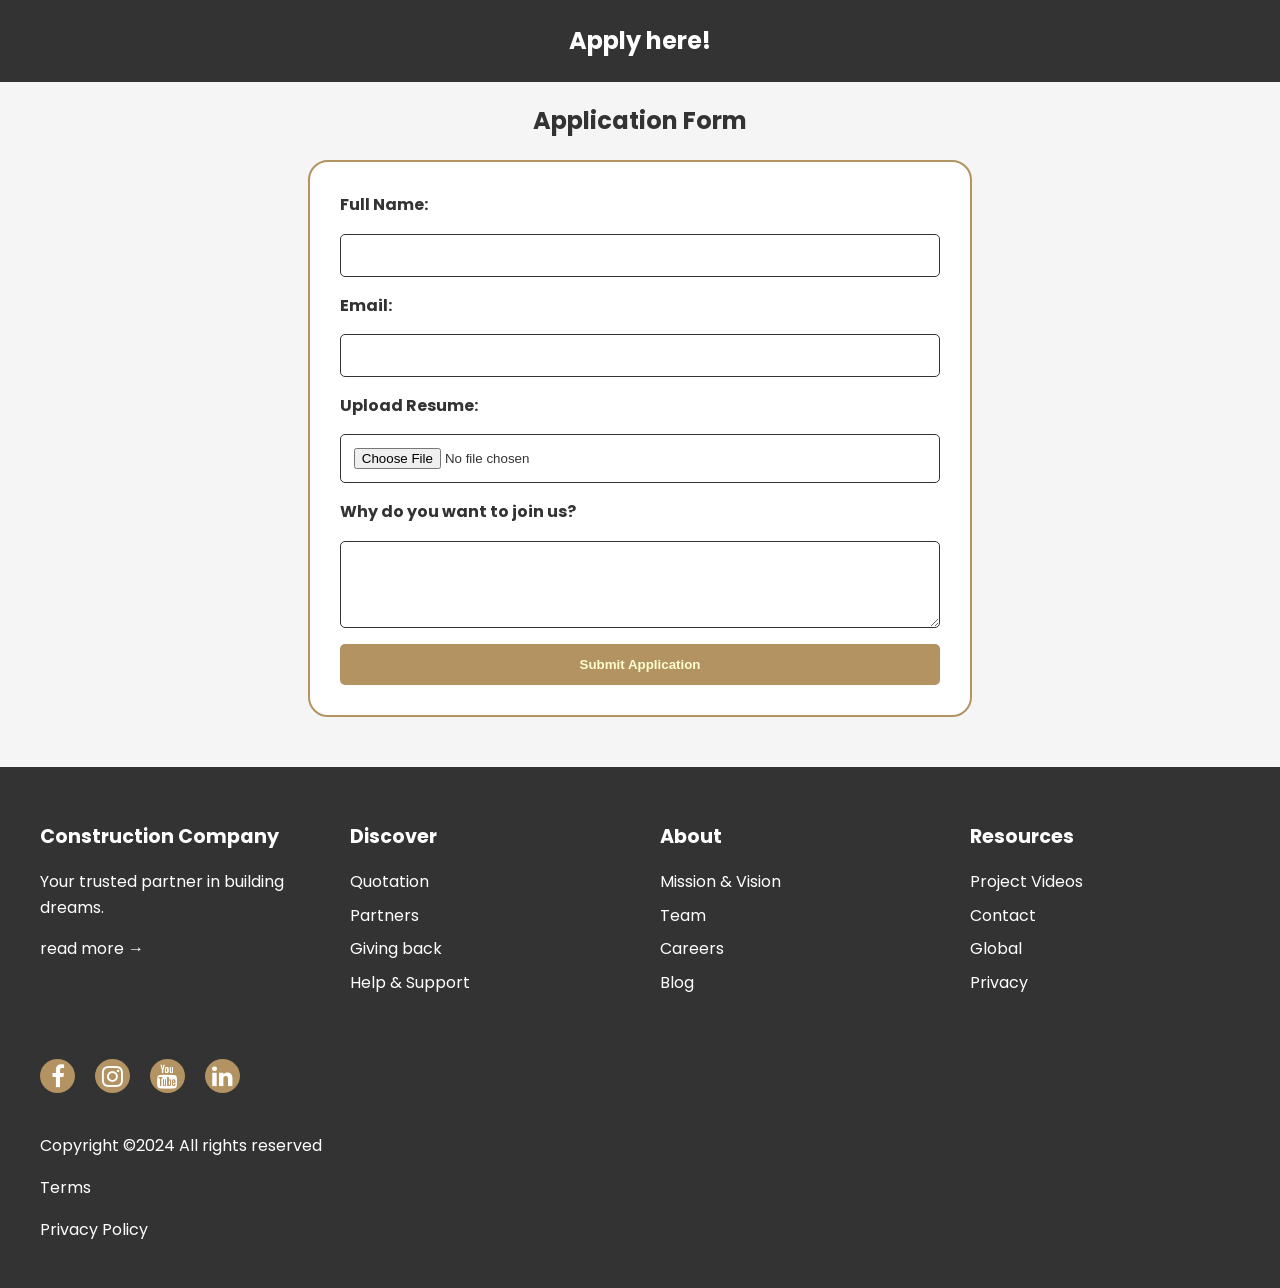
<file: Form_intern.html>
<!DOCTYPE html>
<html lang="en">

<head>
    <meta charset="UTF-8">
    <meta name="viewport" content="width=device-width, initial-scale=1.0">
    <title>Application Form</title>
    <link href="https://fonts.googleapis.com/css2?family=Poppins:wght@400;500;600;700&display=swap" rel="stylesheet">
    <link rel="stylesheet" href="https://cdnjs.cloudflare.com/ajax/libs/font-awesome/4.7.0/css/font-awesome.min.css">
    <link rel="stylesheet" type="text/css" href="/assets/CSS FILES/application_form.css">
    <style>
        body {
            font-family: 'Poppins', sans-serif;
            margin: 0;
            padding: 0;
            color: #333;
            background-color: whitesmoke;
            line-height: 1.6;
        }
        
        .head {
            background: #333;
            color: #fff;
            padding: 2px;
            text-align: center;
        }
        
        .application-form {
            text-align: left;
            background-color: whitesmoke;
            height: 100%;
        }
        
        .application-form h2 {
            text-align: center;
            align-items: center;
            align-content: center;
        }
        
        .application-form form {
            max-width: 600px;
            margin: 0 auto;
            display: flex;
            flex-direction: column;
            gap: 1rem;
            border: 2px solid #b29361;
            border-radius: 20px;
            padding: 30px;
            background-color: white;
        }
        
        .application-form label {
            font-weight: bold;
        }
        
        .application-form input,
        .application-form textarea,
        .application-form button {
            max-width: 600px;
            padding: 0.8rem;
            border: 1px solid #333;
            border-radius: 5px;
        }
        
        .application-form button {
            background-color: #b29361;
            color: #FFFDD0;
            border: none;
            cursor: pointer;
            font-weight: bold;
        }
        
        .application-form button:hover {
            background-color: #996847;
        }
    </style>
</head>

<body>
    <header class="head">
        <h2> Apply here!</h2>
    </header>
    <section class="application-form">
        <h2>Application Form</h2>
        <form id="jobApplication">
            <label for="name">Full Name:</label>
            <input type="text" id="name" name="name" required>

            <label for="email">Email:</label>
            <input type="email" id="email" name="email" required>

            <label for="resume">Upload Resume:</label>
            <input type="file" id="resume" name="resume" required>

            <label for="message">Why do you want to join us?</label>
            <textarea id="message" name="message" rows="4" required></textarea>

            <button type="submit">Submit Application</button>
        </form>
    </section>
    <footer>
        <div class="container">
            <div class="footer-content">
                <div class="footer-section">
                    <h4 class="footer-title">Construction Company</h4>
                    <p>Your trusted partner in building dreams.</p>
                    <a class="footer-link" href="#">read more →</a>
                </div>
                <div class="footer-section">
                    <h4 class="footer-title">Discover</h4>
                    <ul class="footer-list">
                        <li><a class="footer-link" href="Qutation_intern.html">Quotation</a></li>
                        <li><a class="footer-link" href="#">Partners</a></li>
                        <li><a class="footer-link" href="#">Giving back</a></li>
                        <li><a class="footer-link" href="#">Help & Support</a></li>
                    </ul>
                </div>
                <div class="footer-section">
                    <h4 class="footer-title">About</h4>
                    <ul class="footer-list">
                        <li><a class="footer-link" href="about_intern.html">Mission & Vision</a></li>
                        <li><a class="footer-link" href="about_intern.html">Team</a></li>
                        <li><a class="footer-link" href="career_intern.html">Careers</a></li>
                        <li><a class="footer-link" href="blog_intern.html">Blog</a></li>
                    </ul>
                </div>
                <div class="footer-section">
                    <h4 class="footer-title">Resources</h4>
                    <ul class="footer-list">
                        <li><a class="footer-link" href="resource_intern.html">Project Videos</a></li>
                        <li><a class="footer-link" href="contact_intern.html">Contact</a></li>
                        <li><a class="footer-link" href="#">Global</a></li>
                        <li><a class="footer-link" href="#">Privacy</a></li>
                    </ul>
                </div>
            </div>
            <div class="footer-social">
                <ul class="footer-list">
                    <li>
                        <a href="#" class="fa fa-facebook"></a>
                    </li>
                    <li>
                        <a href="#" class="fa fa-instagram"></a>
                    </li>
                    <li>
                        <a href="#" class="fa fa-youtube"></a>
                    </li>
                    <li>
                        <a href="#" class="fa fa-linkedin"></a>
                    </li>
                </ul>
            </div>
            <p>Copyright ©2024 All rights reserved </p>
            <p><a class="footer-link" href="#">Terms</a></p>
            <p><a class="footer-link" href="#">Privacy Policy</a></p>
        </div>
    </footer>

</body>

</html>
</file>
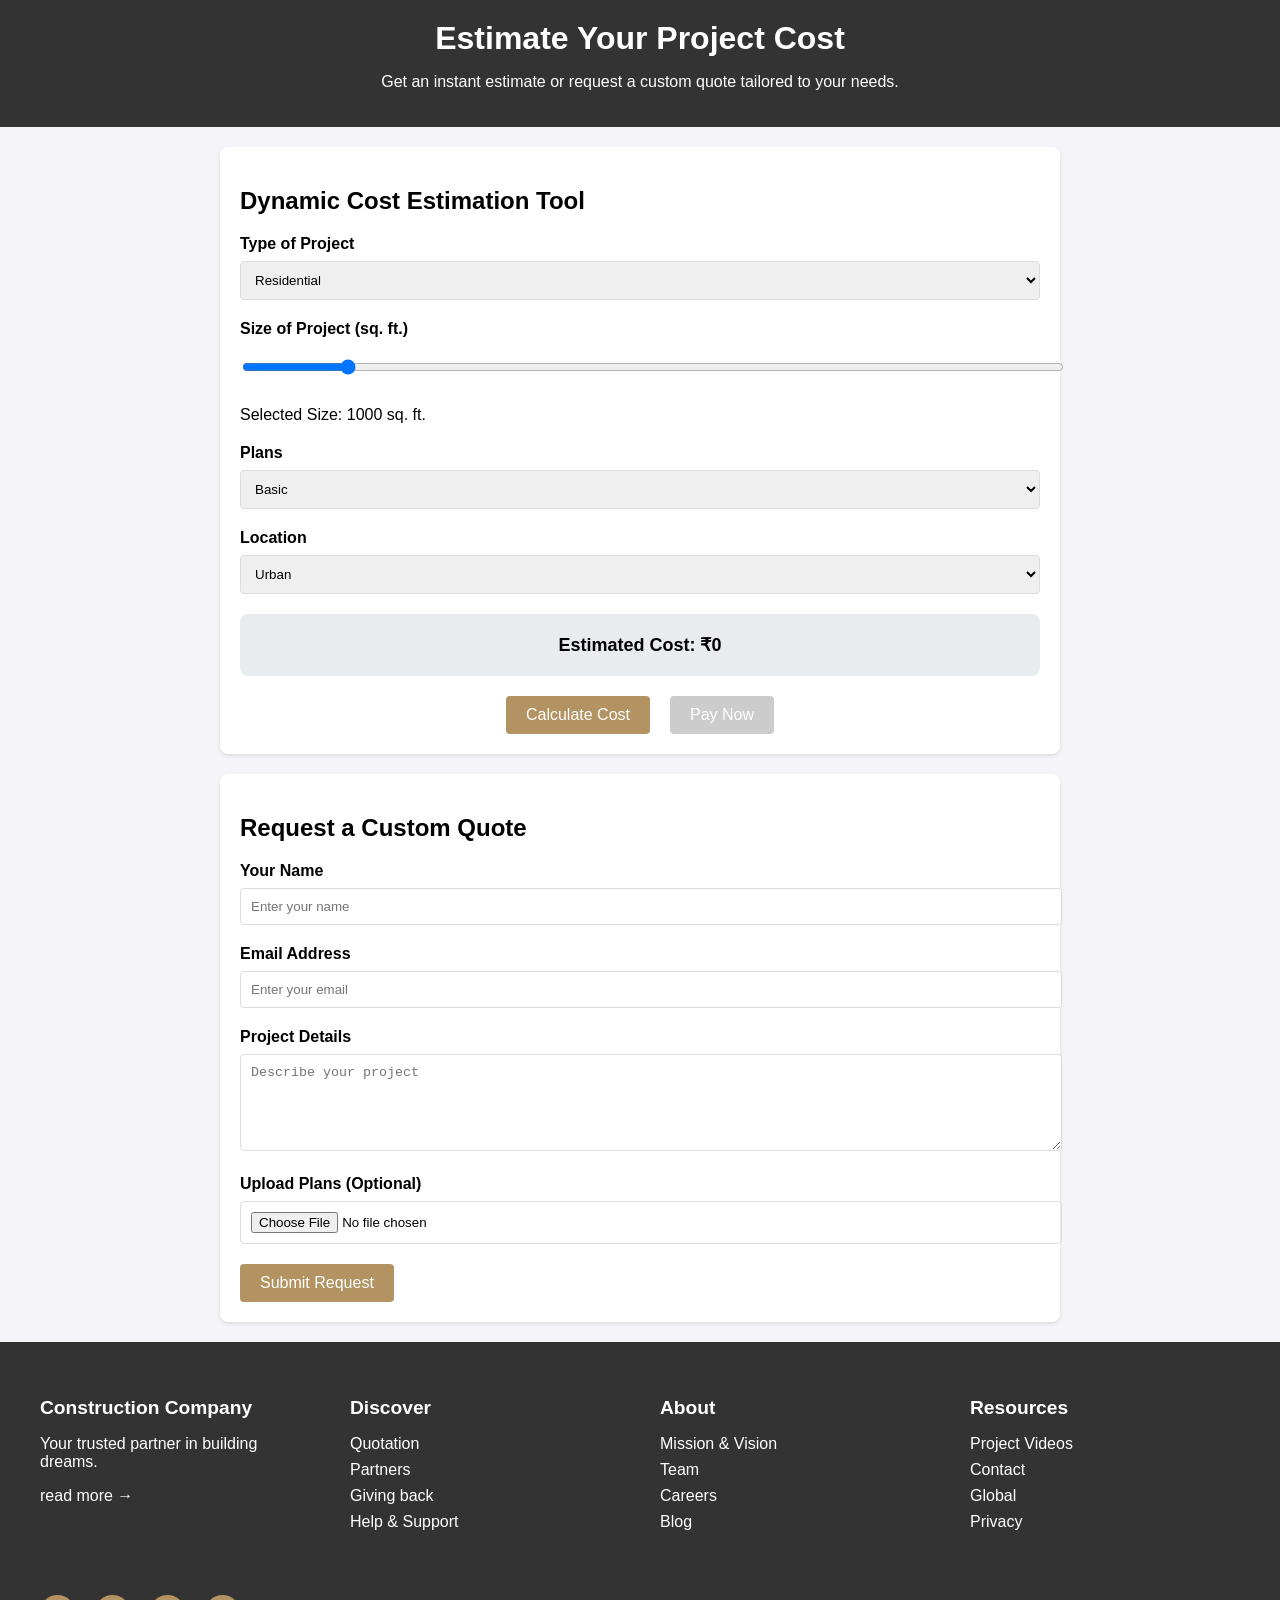
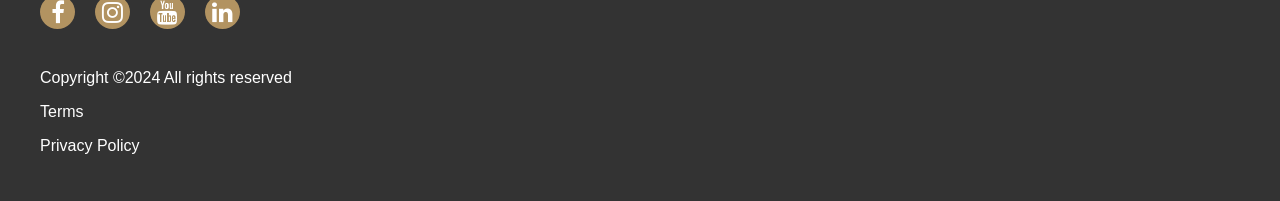
<file: Qutation_intern.html>
<!DOCTYPE html>
<html lang="en">

<head>
    <meta charset="UTF-8">
    <meta name="viewport" content="width=device-width, initial-scale=1.0">
    <link rel="stylesheet" href="https://cdnjs.cloudflare.com/ajax/libs/font-awesome/4.7.0/css/font-awesome.min.css">
    <title>Pricing & Quotation</title>
    <style>
        body {
            font-family: Arial, sans-serif;
            margin: 0;
            padding: 0;
            background-color: #f4f4f9;
        }
        
        header {
            background: #333;
            color: #ffffff;
            padding: 20px;
            text-align: center;
        }
        
        header h1 {
            margin: 0;
        }
        
        .container {
            max-width: 800px;
            margin: 20px auto;
            padding: 20px;
            background: #fff;
            border-radius: 8px;
            box-shadow: 0 2px 4px rgba(0, 0, 0, 0.1);
        }
        
        .form-group {
            margin-bottom: 20px;
        }
        
        .form-group label {
            display: block;
            margin-bottom: 8px;
            font-weight: bold;
        }
        
        .form-group input,
        .form-group select,
        .form-group textarea {
            width: 100%;
            padding: 10px;
            border: 1px solid #ddd;
            border-radius: 4px;
        }
        
        .form-group input[type="range"] {
            width: 100%;
        }
        
        .estimate-result {
            text-align: center;
            padding: 20px;
            background: #e9ecef;
            border-radius: 8px;
            font-size: 18px;
            font-weight: bold;
        }
        
        .button-group {
            display: flex;
            justify-content: center;
            gap: 20px;
            margin-top: 20px;
        }
        
        button {
            background: #b29361;
            color: #fff;
            border: none;
            padding: 10px 20px;
            cursor: pointer;
            border-radius: 4px;
            font-size: 16px;
        }
        
        button:disabled {
            background: #ccc;
            cursor: not-allowed;
        }
        
        button:hover:not(:disabled) {
            background: #a47e5c;
        }
        
        footer {
            background-color: #333;
            color: #fff;
            padding: 30px 0;
        }
        
        .container1 {
            max-width: 1200px;
            margin: 0 auto;
            padding: 0 15px;
        }
        
        .footer-content {
            display: flex;
            justify-content: space-between;
            flex-wrap: wrap;
        }
        
        .footer-section {
            width: calc(100% / 4 - 30px);
            margin-bottom: 30px;
        }
        
        .footer-section ul li a:hover {
            color: #b29361;
        }
        
        .footer-title {
            font-size: 1.2rem;
            margin-bottom: 15px;
        }
        
        .footer-list {
            list-style: none;
            padding: 0;
        }
        
        .footer-list li {
            margin-bottom: 8px;
        }
        
        .footer-link {
            color: #fff;
            text-decoration: none;
            transition: color 0.3s ease;
        }
        
        .footer-link:hover {
            color: #b29361;
        }
        
        .footer-section a:hover {
            color: #b29361;
        }
        
        .footer-social {
            display: flex;
            justify-content: left;
            /* Center the social icons */
            margin-top: 2px;
            /* Add some space above the social icons */
        }
        
        .footer-social ul {
            display: flex;
            /* Use flexbox for horizontal alignment */
            padding: 0;
            /* Remove default padding */
            list-style: none;
            /* Remove default list style */
        }
        
        .footer-social li {
            margin-right: 20px;
            /* Space between icons */
        }
        
        .footer-social a {
            color: #fff;
            font-size: 1.5rem;
            transition: color 0.3s ease;
        }
        
        .fa {
            padding: 5px;
            font-size: 15px;
            width: 25px;
            text-align: center;
            text-decoration: none;
            border-radius: 50%;
        }
        
        .fa:hover {
            opacity: 0.7;
        }
        
        .fa-facebook {
            background: #b29361;
            color: white;
        }
        
        .fa-instagram {
            background: #b29361;
            color: white;
        }
        
        .fa-youtube {
            background: #b29361;
            color: white;
        }
        
        .fa-linkedin {
            background: #b29361;
            color: white;
        }
        
        @media (max-width: 768px) {
            .footer-section {
                width: 100%;
                margin-bottom: 20px;
            }
        }
    </style>
</head>

<body>
    <header>
        <h1>Estimate Your Project Cost</h1>
        <p>Get an instant estimate or request a custom quote tailored to your needs.</p>
    </header>

    <div class="container">
        <h2>Dynamic Cost Estimation Tool</h2>
        <div class="form-group">
            <label for="projectType">Type of Project</label>
            <select id="projectType">
        <option value="50">Residential</option>
        <option value="100">Commercial</option>
        <option value="30">Industrial</option>
      </select>
        </div>

        <div class="form-group">
            <label for="projectSize">Size of Project (sq. ft.)</label>
            <input type="range" id="projectSize" min="500" max="5000" step="100" value="1000" oninput="updateSize(this.value)">
            <p>Selected Size: <span id="sizeValue">1000</span> sq. ft.</p>
        </div>

        <div class="form-group">
            <label for="materialType">Plans</label>
            <select id="materialType">
        <option value="1.0">Basic</option>
        <option value="1.5">Premium</option>
        <option value="1.2">Eco-friendly</option>
      </select>
        </div>

        <div class="form-group">
            <label for="location">Location</label>
            <select id="location">
        <option value="1.0">Urban</option>
        <option value="0.8">Suburban</option>
        <option value="1.2">Rural</option>
      </select>
        </div>

        <div class="estimate-result">
            Estimated Cost: ₹<span id="estimatedCost">0</span>
        </div>

        <div class="button-group">
            <button onclick="calculateCost()">Calculate Cost</button>
            <button id="payNowButton" disabled onclick="processPayment()">Pay Now</button>
        </div>
    </div>

    <div class="container">
        <h2>Request a Custom Quote</h2>
        <form id="customQuoteForm" onsubmit="return validateForm(event)">
            <div class="form-group">
                <label for="name">Your Name</label>
                <input type="text" id="name" placeholder="Enter your name">
            </div>
            <div class="form-group">
                <label for="email">Email Address</label>
                <input type="email" id="email" placeholder="Enter your email">
            </div>
            <div class="form-group">
                <label for="details">Project Details</label>
                <textarea id="details" rows="5" placeholder="Describe your project"></textarea>
            </div>
            <div class="form-group">
                <label for="file">Upload Plans (Optional)</label>
                <input type="file" id="file">
            </div>
            <button type="submit">Submit Request</button>
        </form>
    </div>
    <footer>
        <div class="container1">
            <div class="footer-content">
                <div class="footer-section">
                    <h4 class="footer-title">Construction Company</h4>
                    <p>Your trusted partner in building dreams.</p>
                    <a class="footer-link" href="#">read more →</a>
                </div>
                <div class="footer-section">
                    <h4 class="footer-title">Discover</h4>
                    <ul class="footer-list">
                        <li><a class="footer-link" href="Qutation_intern.html">Quotation</a></li>
                        <li><a class="footer-link" href="#">Partners</a></li>
                        <li><a class="footer-link" href="#">Giving back</a></li>
                        <li><a class="footer-link" href="#">Help & Support</a></li>
                    </ul>
                </div>
                <div class="footer-section">
                    <h4 class="footer-title">About</h4>
                    <ul class="footer-list">
                        <li><a class="footer-link" href="about_intern.html">Mission & Vision</a></li>
                        <li><a class="footer-link" href="about_intern.html">Team</a></li>
                        <li><a class="footer-link" href="career_intern.html">Careers</a></li>
                        <li><a class="footer-link" href="blog_intern.html">Blog</a></li>
                    </ul>
                </div>
                <div class="footer-section">
                    <h4 class="footer-title">Resources</h4>
                    <ul class="footer-list">
                        <li><a class="footer-link" href="resource_intern.html">Project Videos</a></li>
                        <li><a class="footer-link" href="contact_intern.html">Contact</a></li>
                        <li><a class="footer-link" href="#">Global</a></li>
                        <li><a class="footer-link" href="#">Privacy</a></li>
                    </ul>
                </div>
            </div>
            <div class="footer-social">
                <ul class="footer-list">
                    <li>
                        <a href="#" class="fa fa-facebook"></a>
                    </li>
                    <li>
                        <a href="#" class="fa fa-instagram"></a>
                    </li>
                    <li>
                        <a href="#" class="fa fa-youtube"></a>
                    </li>
                    <li>
                        <a href="#" class="fa fa-linkedin"></a>
                    </li>
                </ul>
            </div>
            <p>Copyright ©2024 All rights reserved </p>
            <p><a class="footer-link" href="#">Terms</a></p>
            <p><a class="footer-link" href="#">Privacy Policy</a></p>
        </div>
    </footer>


    <script>
        const USD_TO_INR = 82; // Exchange rate (update as needed)

        function updateSize(value) {
            document.getElementById("sizeValue").innerText = value;
        }

        function calculateCost() {
            const projectType = parseFloat(document.getElementById("projectType").value);
            const size = parseFloat(document.getElementById("projectSize").value);
            const material = parseFloat(document.getElementById("materialType").value);
            const location = parseFloat(document.getElementById("location").value);

            const costInDollars = projectType * size * material * location;
            const costInRupees = costInDollars * USD_TO_INR; // Convert to INR
            document.getElementById("estimatedCost").innerText = costInRupees.toFixed(2);

            // Enable the Pay Now button
            document.getElementById("payNowButton").disabled = false;
        }

        function validateForm(event) {
            const name = document.getElementById("name").value.trim();
            const email = document.getElementById("email").value.trim();
            const details = document.getElementById("details").value.trim();

            if (!name || !email || !details) {
                alert("Please fill out all required fields.");
                event.preventDefault(); // Prevent form submission
                return false;
            }
            return alert('Your request has been submitted successfully!');

        }

        function processPayment() {
            alert("Redirecting to payment gateway...");
            window.location.href = "payment_intern.html"; // actual payment link
        }
    </script>
</body>

</html>
</file>
<file: CSS FILES/css_form.css>
/* General Styles */

body {
    font-family: 'Poppins', sans-serif;
    margin: 0;
    padding: 0;
    color: #333;
    background-color: whitesmoke;
    line-height: 1.6;
}


/* Header Section */

.header {
    background-color: #333;
    color: #ffffff;
    text-align: center;
    padding: 2rem 1rem;
}

.header h1 {
    font-size: 2.5rem;
}

.header p {
    margin-top: 10px;
    font-size: 1.2rem;
}


/* Job Openings */

section {
    padding: 2rem 1rem;
}

h2 {
    text-align: center;
    color: #333;
    margin-bottom: 20px;
}

.job-list {
    display: flex;
    flex-wrap: wrap;
    gap: 1rem;
    justify-content: center;
    border-bottom: 2px solid #b29361;
    padding-bottom: 50px;
}

.job {
    border: 1px solid #b29361;
    background-color: #ffffff;
    padding: 1rem;
    border-radius: 8px;
    width: 100%;
    max-width: 300px;
    box-shadow: 0 4px 6px rgba(0, 0, 0, 0.1);
    text-align: center;
}

.job h3 {
    margin-bottom: 10px;
    color: #333;
}

.apply-btn {
    background-color: #b29361;
    color: #FFFDD0;
    border: none;
    padding: 0.5rem 1rem;
    cursor: pointer;
    border-radius: 5px;
    transition: background-color 0.3s;
    text-decoration: none;
}

.apply-btn:hover {
    background-color: #996847;
}


/* Culture Section */

.culture {
    background-color: whitesmoke;
    font-size: 50px;
    border-bottom: 2px solid #b29361;
    padding-bottom: 50px;
    /*padding: 2rem;*/
}

.culture h2 {
    text-align: left;
    padding-left: 120px;
}

.culture p {
    max-width: 1200px;
    text-align: justify;
    margin: 0 auto;
    font-size: 1.3rem;
    line-height: 1.8;
}


/* Benefits Section */

.benefits {
    border-bottom: 2px solid #b29361;
    border-radius: 30px;
}

.benefits h2 {
    text-align: left;
    padding-left: 40px;
}

.benefits ul {
    list-style: none;
    padding: 0;
    max-width: 1400px;
    margin: 0 auto;
    line-height: 1.8;
}

.benefits li {
    background-color: white;
    margin: 0.5rem 0;
    padding: 0.5rem;
    border-left: 5px solid #b29361;
}


/* Application Form */

.application-form {
    text-align: left;
    background-color: whitesmoke;
}

.application-form form {
    max-width: 600px;
    margin: 0 auto;
    display: flex;
    flex-direction: column;
    gap: 1rem;
    border: 2px solid #b29361;
    border-radius: 20px;
    padding: 30px;
    background-color: white;
}

.application-form label {
    font-weight: bold;
}

.application-form input,
.application-form textarea,
.application-form button {
    max-width: 600px;
    padding: 0.8rem;
    border: 1px solid #333;
    border-radius: 5px;
}

.application-form button {
    background-color: #b29361;
    color: #FFFDD0;
    border: none;
    cursor: pointer;
    font-weight: bold;
}

.application-form button:hover {
    background-color: #996847;
}


/* Footer */

.footer {
    background-color: #333;
    color: #ffffff;
    text-align: center;
    padding: 1rem 0;
}
</file>
<file: assets/CSS FILES/career_CSS.css>
/* General Styles */

body {
    font-family: 'Poppins', sans-serif;
    margin: 0;
    padding: 0;
    color: #333;
    background-color: whitesmoke;
    line-height: 1.6;
}


/* Header Section */

.header {
    background-color: #333;
    color: #ffffff;
    text-align: center;
    padding: 2rem 1rem;
}

.header h1 {
    font-size: 2.5rem;
}

.header p {
    margin-top: 10px;
    font-size: 1.2rem;
}


/* Job Openings */

section {
    padding: 2rem 1rem;
}

h2 {
    text-align: center;
    color: #333;
    margin-bottom: 20px;
}

.job-list {
    display: flex;
    flex-wrap: wrap;
    gap: 1rem;
    justify-content: center;
    border-bottom: 2px solid #b29361;
    padding-bottom: 50px;
}

.job {
    border: 1px solid #b29361;
    background-color: #ffffff;
    padding: 1rem;
    border-radius: 8px;
    width: 100%;
    max-width: 300px;
    box-shadow: 0 4px 6px rgba(0, 0, 0, 0.1);
    text-align: center;
}

.job h3 {
    margin-bottom: 10px;
    color: #333;
}

.apply-btn {
    background-color: #b29361;
    color: #FFFDD0;
    border: none;
    padding: 0.5rem 1rem;
    cursor: pointer;
    border-radius: 5px;
    transition: background-color 0.3s;
    text-decoration: none;
}

.apply-btn:hover {
    background-color: #996847;
}


/* Culture Section */

.culture {
    background-color: whitesmoke;
    font-size: 50px;
    border-bottom: 2px solid #b29361;
    padding-bottom: 50px;
    /*padding: 2rem;*/
}

.culture h2 {
    text-align: left;
    padding-left: 120px;
}

.culture p {
    max-width: 1200px;
    text-align: justify;
    margin: 0 auto;
    font-size: 1.3rem;
    line-height: 1.8;
}


/* Benefits Section */

.benefits {
    border-bottom: 2px solid #b29361;
    border-radius: 30px;
}

.benefits h2 {
    text-align: left;
    padding-left: 40px;
}

.benefits ul {
    list-style: none;
    padding: 0;
    max-width: 1400px;
    margin: 0 auto;
    line-height: 1.8;
}

.benefits li {
    background-color: white;
    margin: 0.5rem 0;
    padding: 0.5rem;
    border-left: 5px solid #b29361;
}


/* Application Form */

.application-form {
    text-align: left;
    background-color: whitesmoke;
}

.application-form form {
    max-width: 600px;
    margin: 0 auto;
    display: flex;
    flex-direction: column;
    gap: 1rem;
    border: 2px solid #b29361;
    border-radius: 20px;
    padding: 30px;
    background-color: white;
}

.application-form label {
    font-weight: bold;
}

.application-form input,
.application-form textarea,
.application-form button {
    max-width: 600px;
    padding: 0.8rem;
    border: 1px solid #333;
    border-radius: 5px;
}

.application-form button {
    background-color: #b29361;
    color: #FFFDD0;
    border: none;
    cursor: pointer;
    font-weight: bold;
}

.application-form button:hover {
    background-color: #996847;
}


/* Footer */

footer {
    background-color: #333;
    color: #fff;
    padding: 30px 0;
}

.container {
    max-width: 1200px;
    margin: 0 auto;
    padding: 0 15px;
}

.footer-content {
    display: flex;
    justify-content: space-between;
    flex-wrap: wrap;
}

.footer-section {
    width: calc(100% / 4 - 30px);
    margin-bottom: 30px;
}

.footer-section ul li a:hover {
    color: #b29361;
}

.footer-title {
    font-size: 1.2rem;
    margin-bottom: 15px;
}

.footer-list {
    list-style: none;
    padding: 0;
}

.footer-list li {
    margin-bottom: 8px;
}

.footer-link {
    color: #fff;
    text-decoration: none;
    transition: color 0.3s ease;
}

.footer-link:hover {
    color: #b29361;
}

.footer-section a:hover {
    color: #b29361;
}

.footer-social {
    display: flex;
    justify-content: left;
    /* Center the social icons */
    margin-top: 2px;
    /* Add some space above the social icons */
}

.footer-social ul {
    display: flex;
    /* Use flexbox for horizontal alignment */
    padding: 0;
    /* Remove default padding */
    list-style: none;
    /* Remove default list style */
}

.footer-social li {
    margin-right: 20px;
    /* Space between icons */
}

.footer-social a {
    color: #fff;
    font-size: 1.5rem;
    transition: color 0.3s ease;
}

.fa {
    padding: 5px;
    font-size: 15px;
    width: 25px;
    text-align: center;
    text-decoration: none;
    border-radius: 50%;
}

.fa:hover {
    opacity: 0.7;
}

.fa-facebook {
    background: #b29361;
    color: white;
}

.fa-instagram {
    background: #b29361;
    color: white;
}

.fa-youtube {
    background: #b29361;
    color: white;
}

.fa-linkedin {
    background: #b29361;
    color: white;
}

@media (max-width: 768px) {
    .footer-section {
        width: 100%;
        margin-bottom: 20px;
    }
}
</file>
<file: assets/CSS FILES/application_form.css>
body {
    font-family: 'Poppins', sans-serif;
    margin: 0;
    padding: 0;
    color: #333;
    background-color: whitesmoke;
    line-height: 1.6;
}

.application-form {
    text-align: left;
    background-color: whitesmoke;
    height: 100%;
}

.application-form h2 {
    text-align: center;
    align-items: center;
    align-content: center;
}

.application-form form {
    max-width: 600px;
    margin: 0 auto;
    display: flex;
    flex-direction: column;
    gap: 1rem;
    border: 2px solid #b29361;
    border-radius: 20px;
    padding: 30px;
    background-color: white;
}

.application-form label {
    font-weight: bold;
}

.application-form input,
.application-form textarea,
.application-form button {
    max-width: 600px;
    padding: 0.8rem;
    border: 1px solid #333;
    border-radius: 5px;
}

.application-form button {
    background-color: #b29361;
    color: #FFFDD0;
    border: none;
    cursor: pointer;
    font-weight: bold;
}

.application-form button:hover {
    background-color: #996847;
}

footer {
    background-color: #333;
    color: #fff;
    padding: 30px 0;
    margin-top: 50px;
}

.container {
    max-width: 1200px;
    margin: 0 auto;
    padding: 0 15px;
}

.footer-content {
    display: flex;
    justify-content: space-between;
    flex-wrap: wrap;
}

.footer-section {
    width: calc(100% / 4 - 30px);
    margin-bottom: 30px;
}

.footer-section ul li a:hover {
    color: #b29361;
}

.footer-title {
    font-size: 1.2rem;
    margin-bottom: 15px;
}

.footer-list {
    list-style: none;
    padding: 0;
}

.footer-list li {
    margin-bottom: 8px;
}

.footer-link {
    color: #fff;
    text-decoration: none;
    transition: color 0.3s ease;
}

.footer-link:hover {
    color: #b29361;
}

.footer-section a:hover {
    color: #b29361;
}

.footer-social {
    display: flex;
    justify-content: left;
    /* Center the social icons */
    margin-top: 2px;
    /* Add some space above the social icons */
}

.footer-social ul {
    display: flex;
    /* Use flexbox for horizontal alignment */
    padding: 0;
    /* Remove default padding */
    list-style: none;
    /* Remove default list style */
}

.footer-social li {
    margin-right: 20px;
    /* Space between icons */
}

.footer-social a {
    color: #fff;
    font-size: 1.5rem;
    transition: color 0.3s ease;
}

.fa {
    padding: 5px;
    font-size: 15px;
    width: 25px;
    text-align: center;
    text-decoration: none;
    border-radius: 50%;
}

.fa:hover {
    opacity: 0.7;
}

.fa-facebook {
    background: #b29361;
    color: white;
}

.fa-instagram {
    background: #b29361;
    color: white;
}

.fa-youtube {
    background: #b29361;
    color: white;
}

.fa-linkedin {
    background: #b29361;
    color: white;
}

@media (max-width: 768px) {
    .footer-section {
        width: 100%;
        margin-bottom: 20px;
    }
}
</file>
